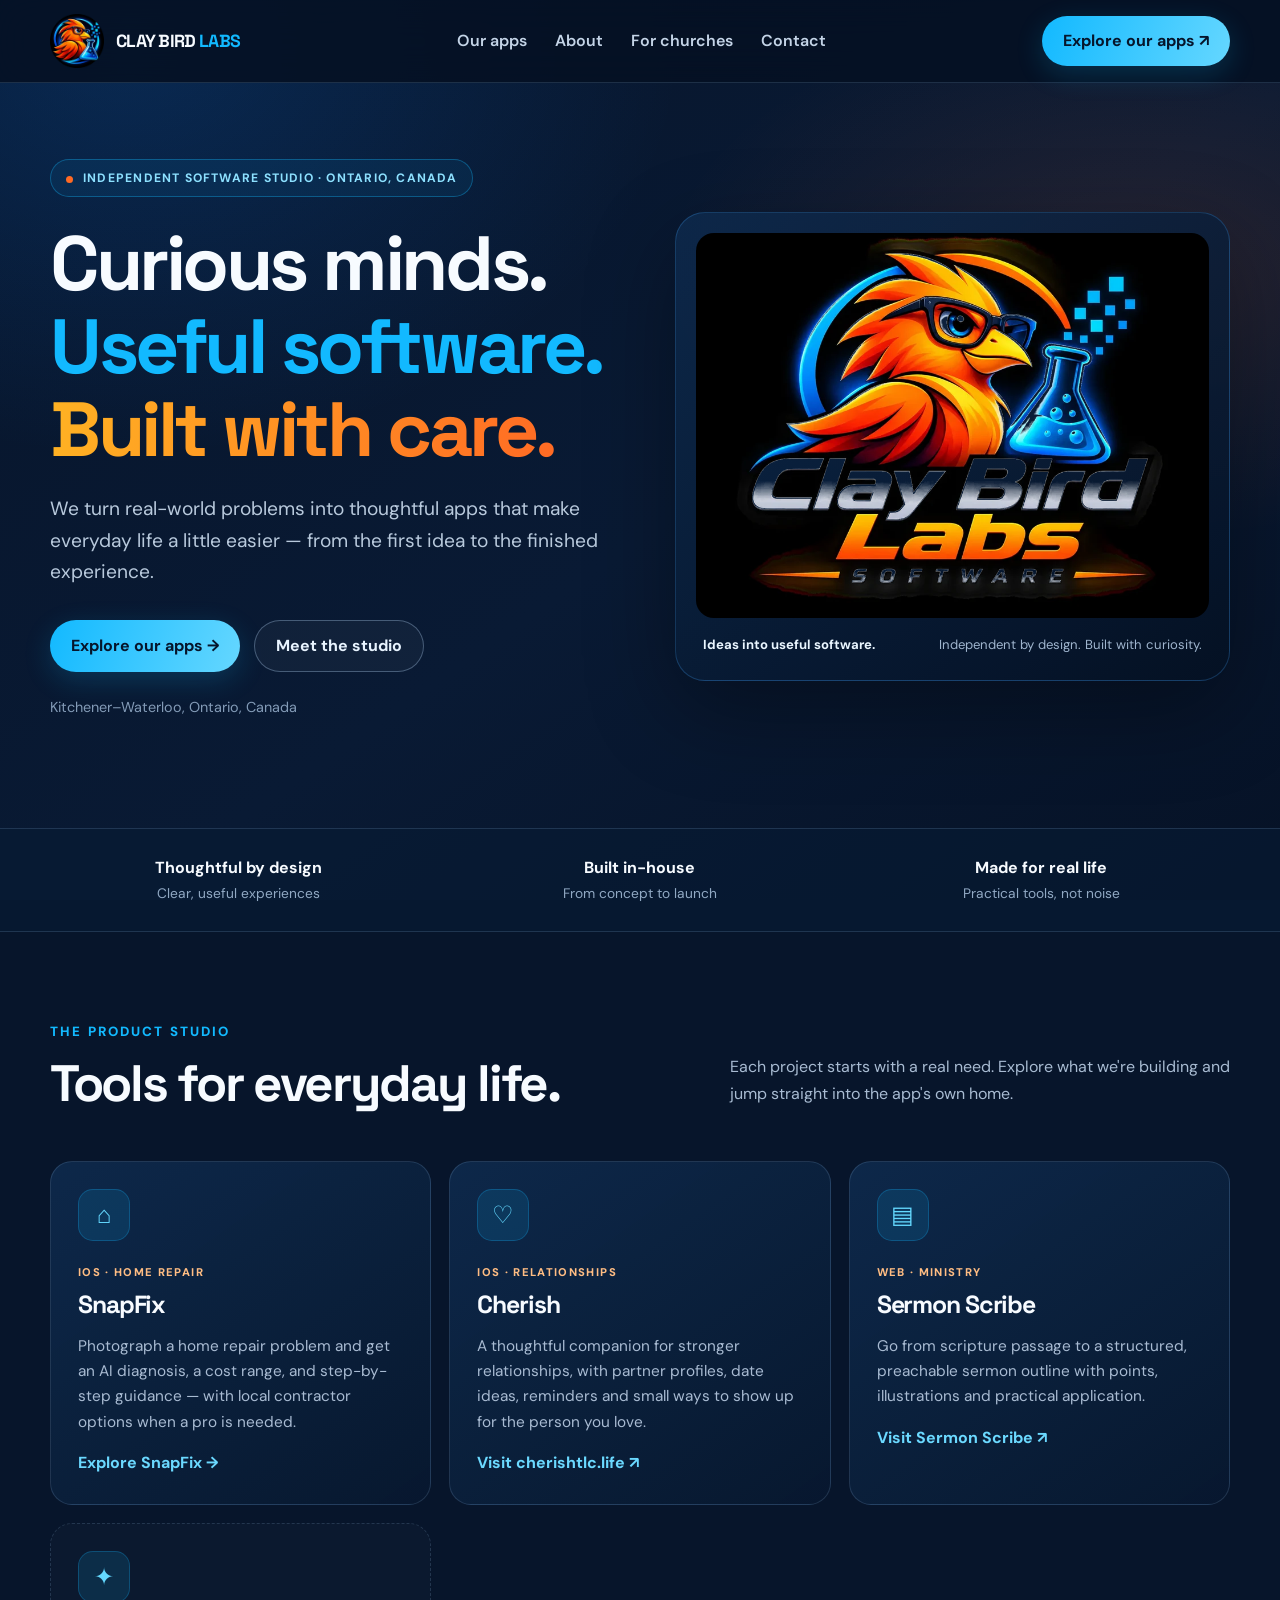
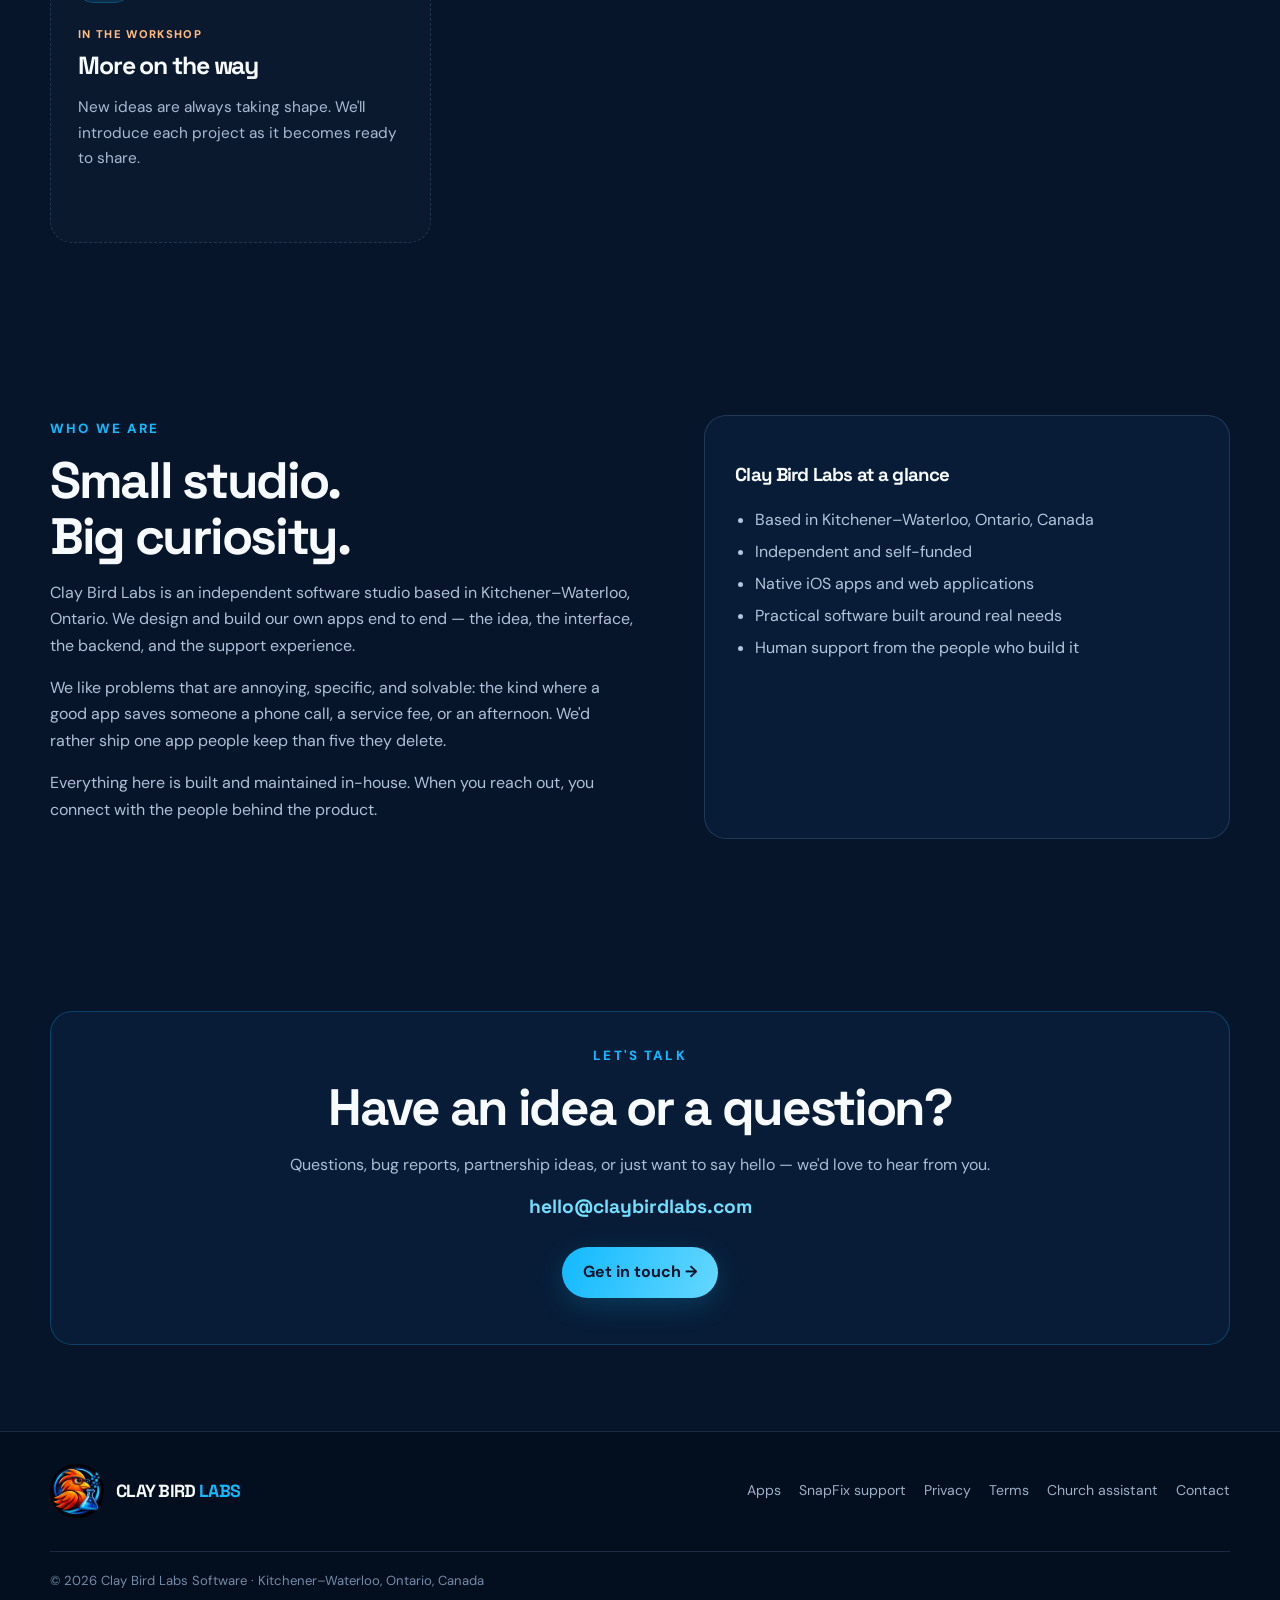
<file: index.html>
<!doctype html>
<html lang="en"><head><meta charset="utf-8"><meta name="viewport" content="width=device-width,initial-scale=1"><title>Clay Bird Labs Software</title><meta name="description" content="Curious minds. Useful software. Built with care."><meta name="theme-color" content="#07152b"><link rel="icon" href="assets/claybird-favicon.png" type="image/png"><link rel="preconnect" href="https://fonts.googleapis.com"><link rel="preconnect" href="https://fonts.gstatic.com" crossorigin><link href="https://fonts.googleapis.com/css2?family=DM+Sans:wght@400;500;600;700&family=Space+Grotesk:wght@500;600;700&display=swap" rel="stylesheet"><link rel="stylesheet" href="styles.css"></head><body><div class="ambient"></div>
<header class="nav"><div class="wrap navin"><a class="brand" href="#top"><img src="assets/claybird-mascot.webp" alt="Clay Bird mascot"><span>CLAY BIRD <b>LABS</b></span></a><button class="menu" id="menu" aria-label="Toggle navigation">☰</button><nav class="links" id="links"><a href="#apps">Our apps</a><a href="#about">About</a><a href="church-assistant/">For churches</a><a href="#contact">Contact</a></nav><a class="nav-cta" href="#apps">Explore our apps ↗</a></div></header>
<main id="top"><section class="hero"><div class="wrap hero-grid"><div><span class="eyebrow">Independent software studio · Ontario, Canada</span><h1>Curious minds.<br><span class="blue">Useful software.</span><br><span class="orange">Built with care.</span></h1><p class="hero-copy">We turn real-world problems into thoughtful apps that make everyday life a little easier — from the first idea to the finished experience.</p><div class="actions"><a class="btn primary" href="#apps">Explore our apps →</a><a class="btn secondary" href="#about">Meet the studio</a></div><p class="location">Kitchener–Waterloo, Ontario, Canada</p></div><div class="logo-panel"><img src="assets/claybird-labs-logo.webp" alt="Clay Bird Labs Software logo"><div class="panel-caption"><strong>Ideas into useful software.</strong><span>Independent by design. Built with curiosity.</span></div></div></div></section>
<div class="strip"><div class="wrap stripin"><div><strong>Thoughtful by design</strong><span>Clear, useful experiences</span></div><div><strong>Built in-house</strong><span>From concept to launch</span></div><div><strong>Made for real life</strong><span>Practical tools, not noise</span></div></div></div>
<section id="apps"><div class="wrap"><div class="section-top"><div><small>THE PRODUCT STUDIO</small><h2>Tools for everyday life.</h2></div><p>Each project starts with a real need. Explore what we're building and jump straight into the app's own home.</p></div><div class="apps">
<a class="app" href="snapfix/"><div class="app-icon">⌂</div><span class="tag">iOS · Home repair</span><h3>SnapFix</h3><p>Photograph a home repair problem and get an AI diagnosis, a cost range, and step-by-step guidance — with local contractor options when a pro is needed.</p><span class="more">Explore SnapFix →</span></a>
<a class="app" href="https://cherishtlc.life/" target="_blank" rel="noopener"><div class="app-icon">♡</div><span class="tag">iOS · Relationships</span><h3>Cherish</h3><p>A thoughtful companion for stronger relationships, with partner profiles, date ideas, reminders and small ways to show up for the person you love.</p><span class="more">Visit cherishtlc.life ↗</span></a>
<a class="app" href="https://sermon-scribe.com/" target="_blank" rel="noopener"><div class="app-icon">▤</div><span class="tag">Web · Ministry</span><h3>Sermon Scribe</h3><p>Go from scripture passage to a structured, preachable sermon outline with points, illustrations and practical application.</p><span class="more">Visit Sermon Scribe ↗</span></a>
<div class="app coming"><div class="app-icon">✦</div><span class="tag">In the workshop</span><h3>More on the way</h3><p>New ideas are always taking shape. We'll introduce each project as it becomes ready to share.</p></div></div></div></section>
<section id="about"><div class="wrap about"><div><small>WHO WE ARE</small><h2>Small studio.<br>Big curiosity.</h2><p>Clay Bird Labs is an independent software studio based in Kitchener–Waterloo, Ontario. We design and build our own apps end to end — the idea, the interface, the backend, and the support experience.</p><p>We like problems that are annoying, specific, and solvable: the kind where a good app saves someone a phone call, a service fee, or an afternoon. We'd rather ship one app people keep than five they delete.</p><p>Everything here is built and maintained in-house. When you reach out, you connect with the people behind the product.</p></div><aside class="facts"><h3>Clay Bird Labs at a glance</h3><ul><li>Based in Kitchener–Waterloo, Ontario, Canada</li><li>Independent and self-funded</li><li>Native iOS apps and web applications</li><li>Practical software built around real needs</li><li>Human support from the people who build it</li></ul></aside></div></section>
<section id="contact"><div class="wrap"><div class="contact"><small>LET'S TALK</small><h2>Have an idea or a question?</h2><p>Questions, bug reports, partnership ideas, or just want to say hello — we'd love to hear from you.</p><a class="email" href="mailto:hello@claybirdlabs.com">hello@claybirdlabs.com</a><p><a class="btn primary" href="mailto:hello@claybirdlabs.com">Get in touch →</a></p></div></div></section></main>
<footer><div class="wrap foot"><a class="brand" href="#top"><img src="assets/claybird-mascot.webp" alt=""><span>CLAY BIRD <b>LABS</b></span></a><nav><a href="#apps">Apps</a><a href="snapfix/support.html">SnapFix support</a><a href="snapfix/privacy.html">Privacy</a><a href="snapfix/terms.html">Terms</a><a href="church-assistant/">Church assistant</a><a href="mailto:hello@claybirdlabs.com">Contact</a></nav><p>© <span id="year"></span> Clay Bird Labs Software · Kitchener–Waterloo, Ontario, Canada</p></div></footer>
<script>const m=document.getElementById('menu'),l=document.getElementById('links');m.addEventListener('click',()=>l.classList.toggle('open'));l.querySelectorAll('a').forEach(a=>a.addEventListener('click',()=>l.classList.remove('open')));document.getElementById('year').textContent=new Date().getFullYear();</script></body></html>
</file>
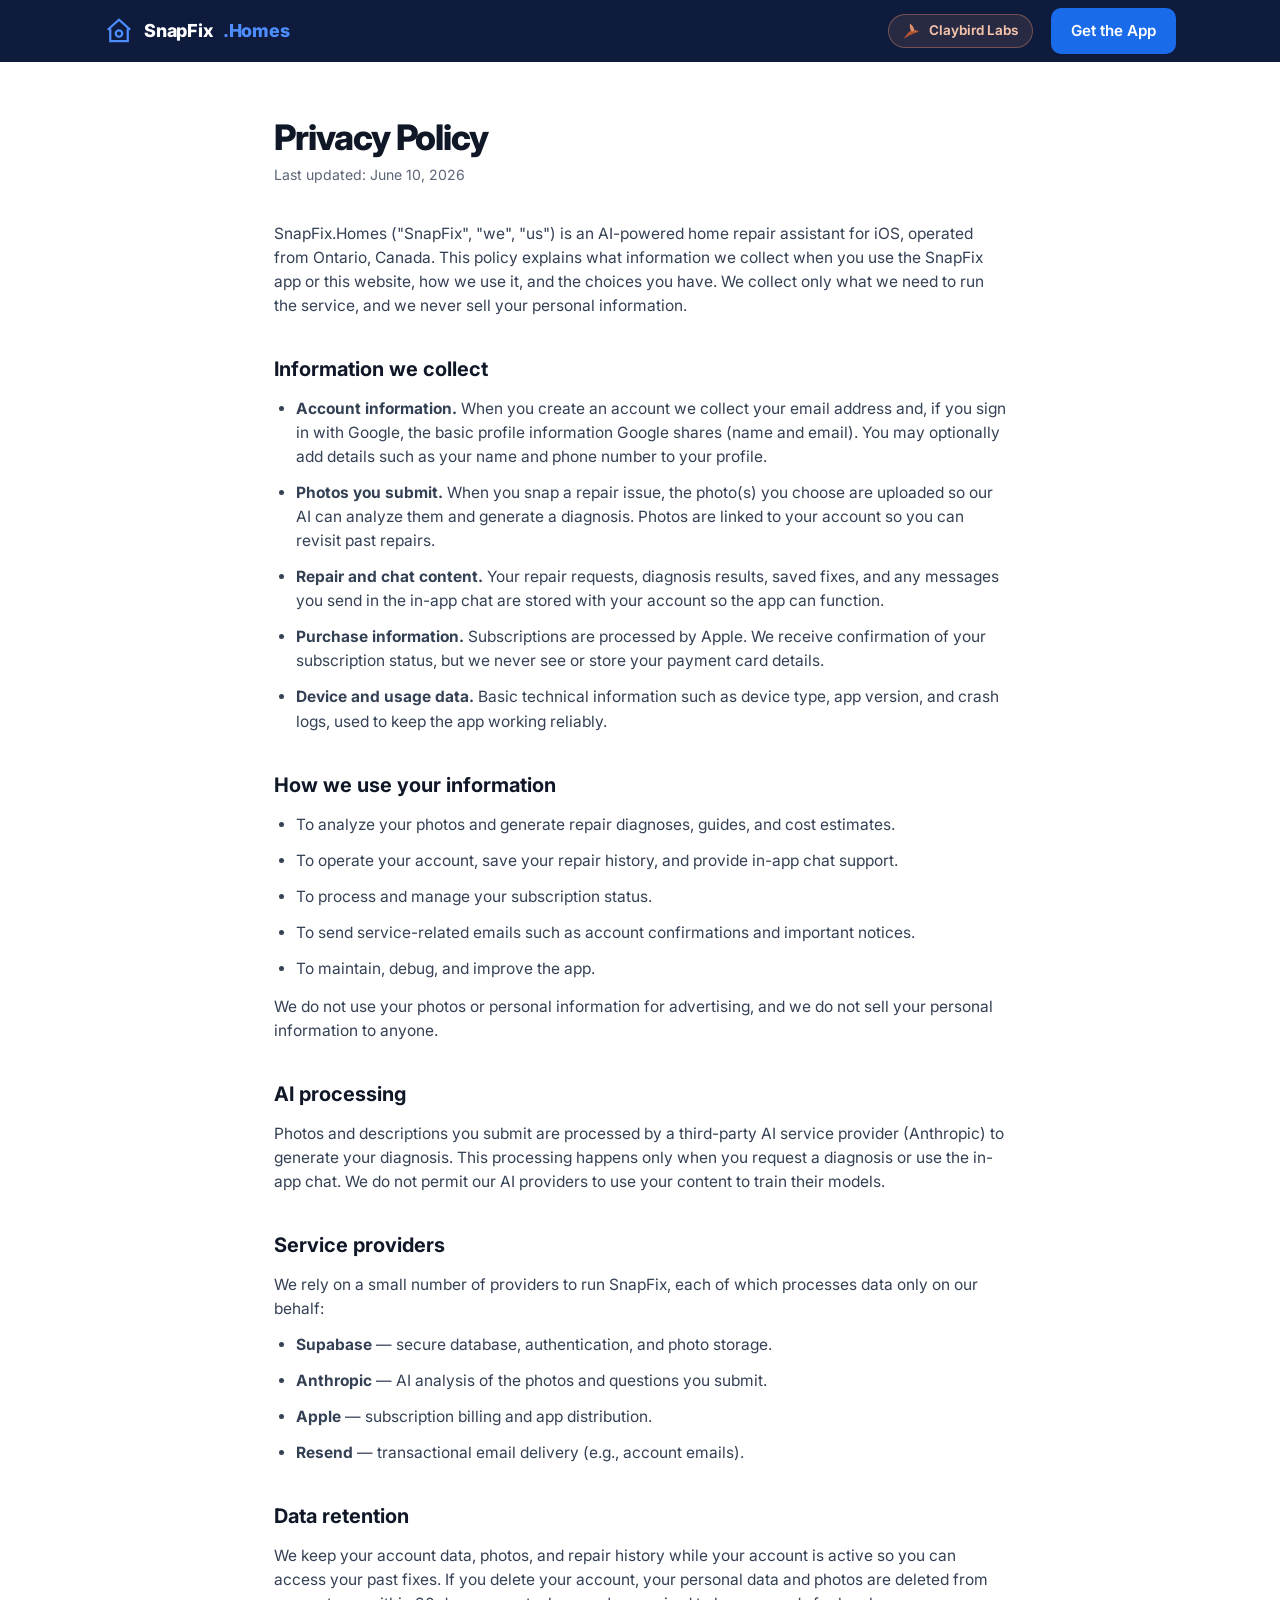
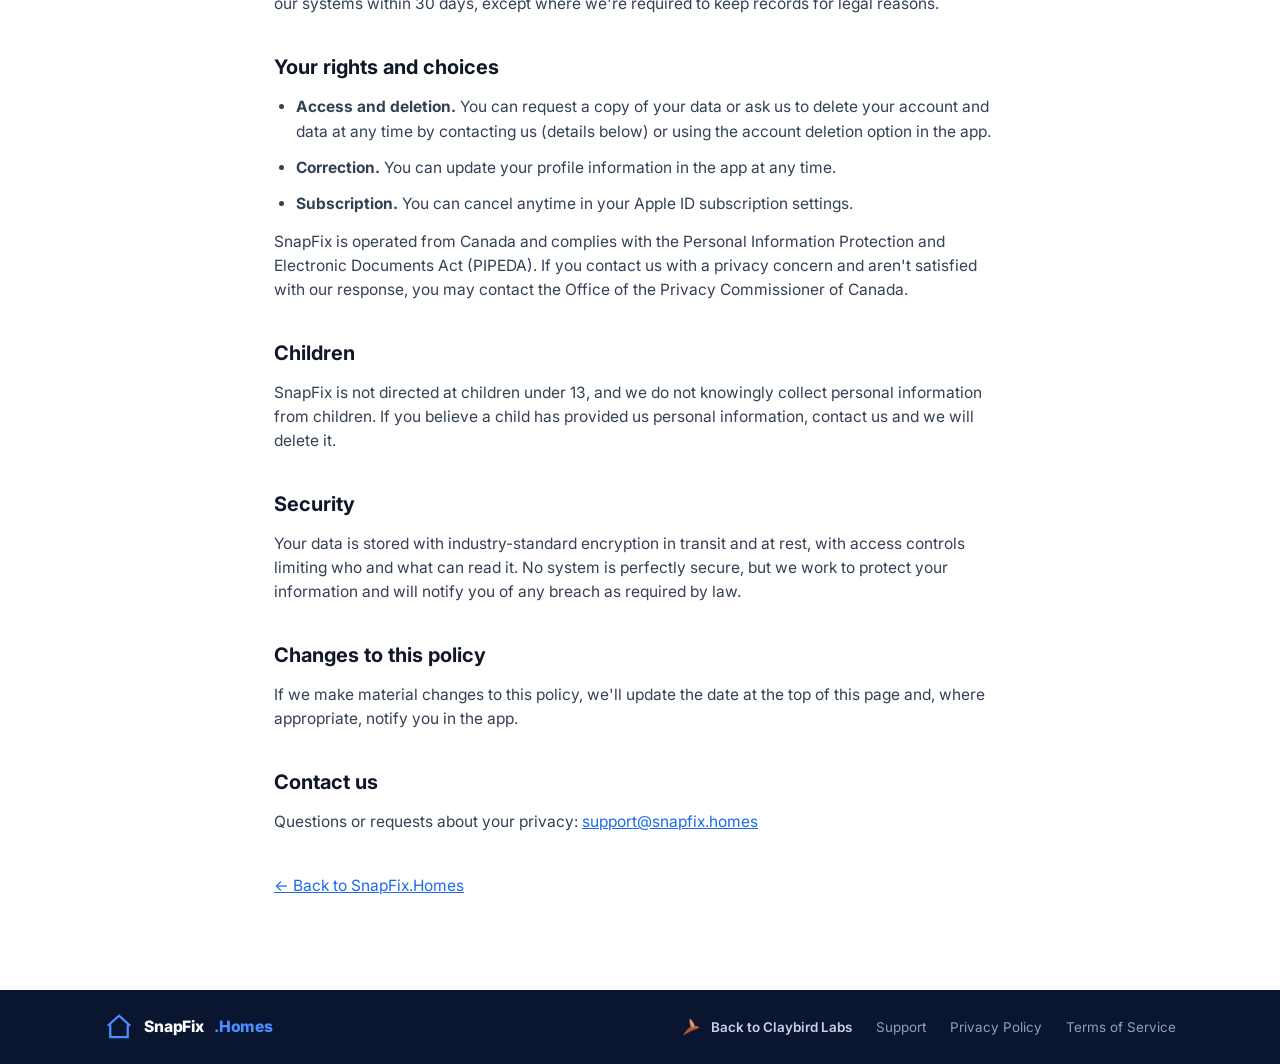
<file: snapfix/privacy.html>
<!DOCTYPE html>
<html lang="en">
<head>
<meta charset="UTF-8">
<meta name="viewport" content="width=device-width, initial-scale=1.0">
<title>Privacy Policy — SnapFix.Homes</title>
<meta name="description" content="SnapFix.Homes privacy policy: what we collect, how we use it, and your rights.">
<link href="https://fonts.googleapis.com/css2?family=Inter:wght@400;500;600;700;800&display=swap" rel="stylesheet">
<link rel="stylesheet" href="styles.css">
<link rel="icon" href="data:image/svg+xml,<svg xmlns='http://www.w3.org/2000/svg' viewBox='0 0 24 24' fill='%231A6BEA'><path d='M12 2 2 10h2v10h7v-6h2v6h7V10h2L12 2z'/></svg>">
<script>document.documentElement.classList.add('js');</script>
</head>
<body>
<nav class="nav">
  <div class="container nav-inner">
    <a class="brand" href="index.html">
      <svg viewBox="0 0 24 24" fill="none" stroke="#4D8DFF" stroke-width="1.8"><path d="M3 11 12 3l9 8"/><path d="M5 10v10h14V10"/><circle cx="12" cy="14" r="2.6"/></svg>
      SnapFix<span class="accent">.Homes</span>
    </a>
    <div class="nav-cta" style="margin-left:auto">
      <a class="cb-badge" href="../" aria-label="Back to Claybird Labs"><svg viewBox="0 0 64 64" aria-hidden="true"><path d="M48,30.6 L60.5,32.8 L48,34.4 Z" fill="#8C3F22"/><path d="M54,32.5 C51.5,30 45,28.5 38,29.5 C27,31 18,36 14,44 C10,49 6,53 2,59 C12,54 20,50 26,46 C32,44 40,41 46,38.5 C50.5,37.2 54,35 54,32.5 Z" fill="#B4532F"/><path d="M29,33 C25,25 23,14 25,5 C33,11 39,20 41,30 C37,34 32,35 29,33 Z" fill="#E0906A"/><circle cx="45" cy="32.2" r="1.5" fill="#FDF8F4"/></svg> Claybird Labs</a>
      <a class="btn" href="#coming-soon">Get the App</a>
    </div>
  </div>
</nav>

<main class="doc">
  <h1>Privacy Policy</h1>
  <p class="updated">Last updated: June 10, 2026</p>

  <p>SnapFix.Homes ("SnapFix", "we", "us") is an AI-powered home repair assistant for iOS, operated from Ontario, Canada. This policy explains what information we collect when you use the SnapFix app or this website, how we use it, and the choices you have. We collect only what we need to run the service, and we never sell your personal information.</p>

  <h2>Information we collect</h2>
  <ul>
    <li><strong>Account information.</strong> When you create an account we collect your email address and, if you sign in with Google, the basic profile information Google shares (name and email). You may optionally add details such as your name and phone number to your profile.</li>
    <li><strong>Photos you submit.</strong> When you snap a repair issue, the photo(s) you choose are uploaded so our AI can analyze them and generate a diagnosis. Photos are linked to your account so you can revisit past repairs.</li>
    <li><strong>Repair and chat content.</strong> Your repair requests, diagnosis results, saved fixes, and any messages you send in the in-app chat are stored with your account so the app can function.</li>
    <li><strong>Purchase information.</strong> Subscriptions are processed by Apple. We receive confirmation of your subscription status, but we never see or store your payment card details.</li>
    <li><strong>Device and usage data.</strong> Basic technical information such as device type, app version, and crash logs, used to keep the app working reliably.</li>
  </ul>

  <h2>How we use your information</h2>
  <ul>
    <li>To analyze your photos and generate repair diagnoses, guides, and cost estimates.</li>
    <li>To operate your account, save your repair history, and provide in-app chat support.</li>
    <li>To process and manage your subscription status.</li>
    <li>To send service-related emails such as account confirmations and important notices.</li>
    <li>To maintain, debug, and improve the app.</li>
  </ul>
  <p>We do not use your photos or personal information for advertising, and we do not sell your personal information to anyone.</p>

  <h2>AI processing</h2>
  <p>Photos and descriptions you submit are processed by a third-party AI service provider (Anthropic) to generate your diagnosis. This processing happens only when you request a diagnosis or use the in-app chat. We do not permit our AI providers to use your content to train their models.</p>

  <h2>Service providers</h2>
  <p>We rely on a small number of providers to run SnapFix, each of which processes data only on our behalf:</p>
  <ul>
    <li><strong>Supabase</strong> — secure database, authentication, and photo storage.</li>
    <li><strong>Anthropic</strong> — AI analysis of the photos and questions you submit.</li>
    <li><strong>Apple</strong> — subscription billing and app distribution.</li>
    <li><strong>Resend</strong> — transactional email delivery (e.g., account emails).</li>
  </ul>

  <h2>Data retention</h2>
  <p>We keep your account data, photos, and repair history while your account is active so you can access your past fixes. If you delete your account, your personal data and photos are deleted from our systems within 30 days, except where we're required to keep records for legal reasons.</p>

  <h2>Your rights and choices</h2>
  <ul>
    <li><strong>Access and deletion.</strong> You can request a copy of your data or ask us to delete your account and data at any time by contacting us (details below) or using the account deletion option in the app.</li>
    <li><strong>Correction.</strong> You can update your profile information in the app at any time.</li>
    <li><strong>Subscription.</strong> You can cancel anytime in your Apple ID subscription settings.</li>
  </ul>
  <p>SnapFix is operated from Canada and complies with the Personal Information Protection and Electronic Documents Act (PIPEDA). If you contact us with a privacy concern and aren't satisfied with our response, you may contact the Office of the Privacy Commissioner of Canada.</p>

  <h2>Children</h2>
  <p>SnapFix is not directed at children under 13, and we do not knowingly collect personal information from children. If you believe a child has provided us personal information, contact us and we will delete it.</p>

  <h2>Security</h2>
  <p>Your data is stored with industry-standard encryption in transit and at rest, with access controls limiting who and what can read it. No system is perfectly secure, but we work to protect your information and will notify you of any breach as required by law.</p>

  <h2>Changes to this policy</h2>
  <p>If we make material changes to this policy, we'll update the date at the top of this page and, where appropriate, notify you in the app.</p>

  <h2>Contact us</h2>
  <p>Questions or requests about your privacy: <a href="mailto:support@snapfix.homes">support@snapfix.homes</a></p>

  <p style="margin-top:40px"><a href="index.html">← Back to SnapFix.Homes</a></p>
</main>

<footer class="footer">
  <div class="container footer-inner">
    <a class="brand" href="index.html">
      <svg viewBox="0 0 24 24" fill="none" stroke="#4D8DFF" stroke-width="1.8" width="24" height="24"><path d="M3 11 12 3l9 8"/><path d="M5 10v10h14V10"/></svg>
      SnapFix<span class="accent">.Homes</span>
    </a>
    <div class="footer-links">
      <a class="cb-foot" href="../"><svg viewBox="0 0 64 64" aria-hidden="true"><path d="M48,30.6 L60.5,32.8 L48,34.4 Z" fill="#8C3F22"/><path d="M54,32.5 C51.5,30 45,28.5 38,29.5 C27,31 18,36 14,44 C10,49 6,53 2,59 C12,54 20,50 26,46 C32,44 40,41 46,38.5 C50.5,37.2 54,35 54,32.5 Z" fill="#B4532F"/><path d="M29,33 C25,25 23,14 25,5 C33,11 39,20 41,30 C37,34 32,35 29,33 Z" fill="#E0906A"/><circle cx="45" cy="32.2" r="1.5" fill="#FDF8F4"/></svg> Back to Claybird Labs</a>
      <a href="support.html">Support</a>
      <a href="privacy.html">Privacy Policy</a>
      <a href="terms.html">Terms of Service</a>
    </div>
  </div>
</footer>
<script>
/* Motion layer — reveals on scroll, nav progress. Degrades to static without JS. */
(function () {
  var reduced = window.matchMedia('(prefers-reduced-motion: reduce)').matches;
  var sel = '.hero .container > *, section > .container > *, .step, .card, .feature';
  var els = Array.prototype.slice.call(document.querySelectorAll(sel));

  var counts = [];
  els.forEach(function (el) {
    var p = el.parentNode, i = 0, hit = null;
    for (i = 0; i < counts.length; i++) { if (counts[i][0] === p) { hit = counts[i]; break; } }
    if (!hit) { hit = [p, 0]; counts.push(hit); }
    el.style.setProperty('--mo-i', hit[1]++);
  });

  function showAll() { els.forEach(function (el) { el.classList.add('mo-in'); }); }

  if (reduced || !('IntersectionObserver' in window)) {
    showAll();
  } else {
    var io = new IntersectionObserver(function (entries) {
      entries.forEach(function (e) {
        if (!e.isIntersecting) return;
        e.target.classList.add('mo-in');
        io.unobserve(e.target);
      });
    }, { rootMargin: '0px 0px -10% 0px', threshold: 0.1 });
    els.forEach(function (el) { io.observe(el); });
    setTimeout(showAll, 5000);
  }

  var nav = document.querySelector('.nav');
  var bar = document.createElement('div');
  bar.className = 'mo-progress';
  document.body.appendChild(bar);

  var ticking = false;
  function onScroll() {
    var y = window.scrollY || window.pageYOffset;
    if (nav) nav.classList.toggle('mo-scrolled', y > 8);
    var max = document.documentElement.scrollHeight - window.innerHeight;
    bar.style.transform = 'scaleX(' + (max > 0 ? Math.min(y / max, 1) : 0) + ')';
    ticking = false;
  }
  window.addEventListener('scroll', function () {
    if (ticking) return;
    ticking = true;
    window.requestAnimationFrame(onScroll);
  }, { passive: true });
  onScroll();
})();
</script>
</body>
</html>
</file>
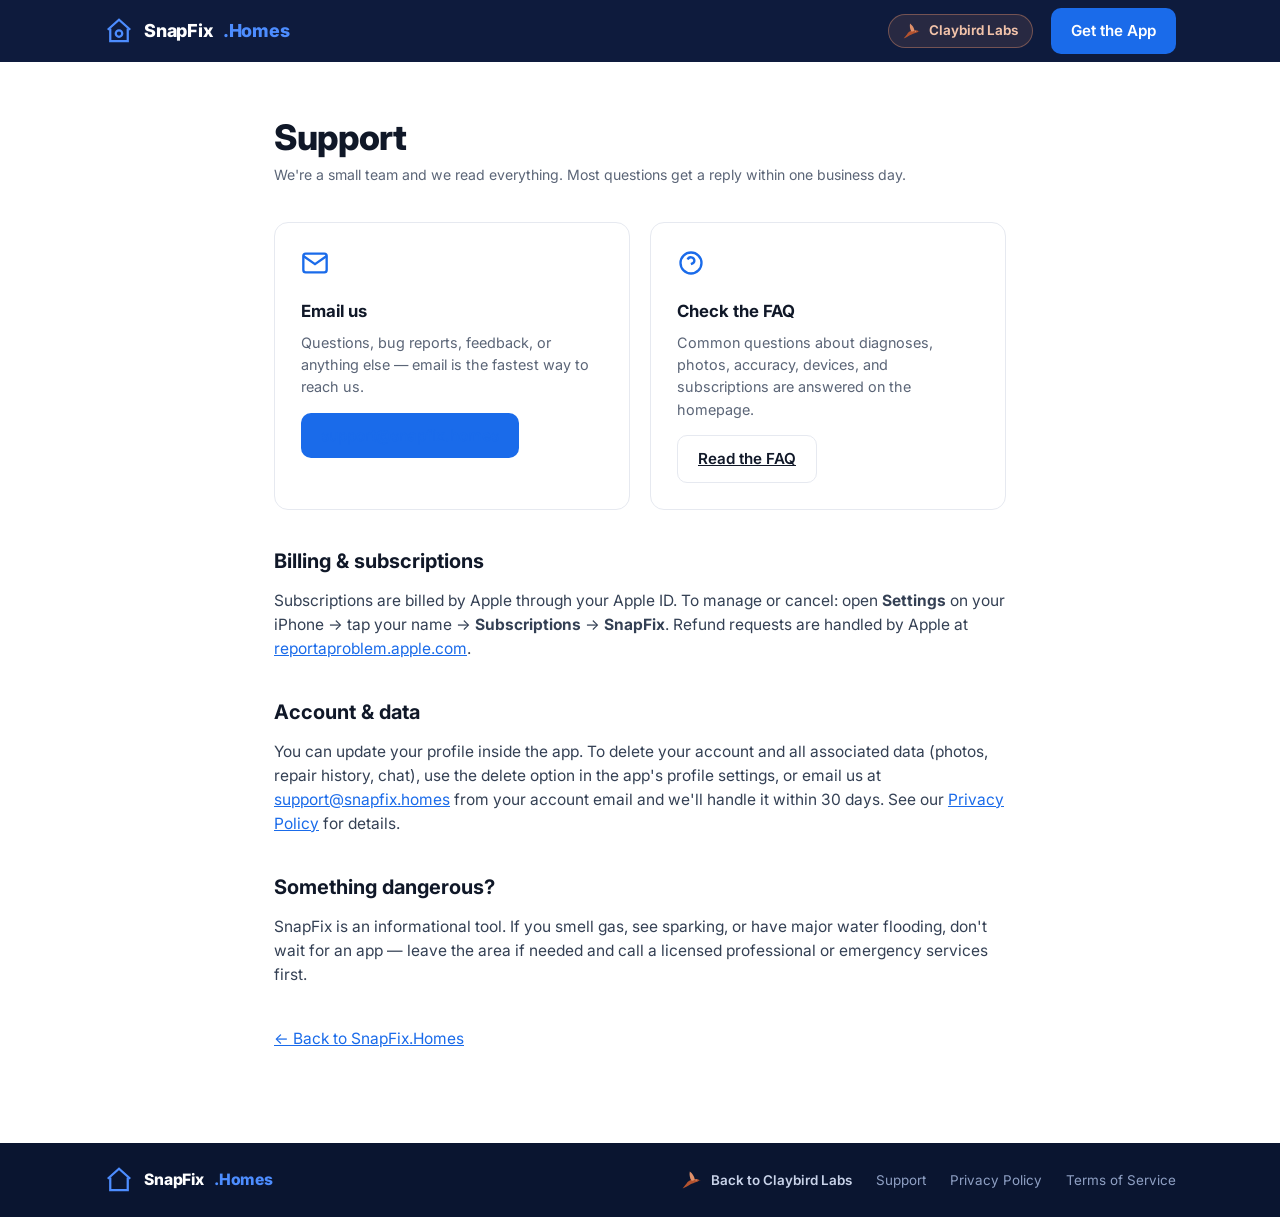
<file: snapfix/support.html>
<!DOCTYPE html>
<html lang="en">
<head>
<meta charset="UTF-8">
<meta name="viewport" content="width=device-width, initial-scale=1.0">
<title>Support — SnapFix.Homes</title>
<meta name="description" content="Get help with the SnapFix.Homes app: FAQs, account help, billing, and contact.">
<link href="https://fonts.googleapis.com/css2?family=Inter:wght@400;500;600;700;800&display=swap" rel="stylesheet">
<link rel="stylesheet" href="styles.css">
<link rel="icon" href="data:image/svg+xml,<svg xmlns='http://www.w3.org/2000/svg' viewBox='0 0 24 24' fill='%231A6BEA'><path d='M12 2 2 10h2v10h7v-6h2v6h7V10h2L12 2z'/></svg>">
<script>document.documentElement.classList.add('js');</script>
</head>
<body>
<nav class="nav">
  <div class="container nav-inner">
    <a class="brand" href="index.html">
      <svg viewBox="0 0 24 24" fill="none" stroke="#4D8DFF" stroke-width="1.8"><path d="M3 11 12 3l9 8"/><path d="M5 10v10h14V10"/><circle cx="12" cy="14" r="2.6"/></svg>
      SnapFix<span class="accent">.Homes</span>
    </a>
    <div class="nav-cta" style="margin-left:auto">
      <a class="cb-badge" href="../" aria-label="Back to Claybird Labs"><svg viewBox="0 0 64 64" aria-hidden="true"><path d="M48,30.6 L60.5,32.8 L48,34.4 Z" fill="#8C3F22"/><path d="M54,32.5 C51.5,30 45,28.5 38,29.5 C27,31 18,36 14,44 C10,49 6,53 2,59 C12,54 20,50 26,46 C32,44 40,41 46,38.5 C50.5,37.2 54,35 54,32.5 Z" fill="#B4532F"/><path d="M29,33 C25,25 23,14 25,5 C33,11 39,20 41,30 C37,34 32,35 29,33 Z" fill="#E0906A"/><circle cx="45" cy="32.2" r="1.5" fill="#FDF8F4"/></svg> Claybird Labs</a>
      <a class="btn" href="#coming-soon">Get the App</a>
    </div>
  </div>
</nav>

<main class="doc">
  <h1>Support</h1>
  <p class="updated">We're a small team and we read everything. Most questions get a reply within one business day.</p>

  <div class="support-cards">
    <div class="support-card" id="contact">
      <svg viewBox="0 0 24 24" fill="none" stroke="currentColor" stroke-width="2"><path d="M4 4h16c1.1 0 2 .9 2 2v12c0 1.1-.9 2-2 2H4c-1.1 0-2-.9-2-2V6c0-1.1.9-2 2-2z"/><path d="M22 6 12 13 2 6"/></svg>
      <h3>Email us</h3>
      <p>Questions, bug reports, feedback, or anything else — email is the fastest way to reach us.</p>
      <a class="btn" href="mailto:support@snapfix.homes?subject=SnapFix%20Support">support@snapfix.homes</a>
    </div>
    <div class="support-card">
      <svg viewBox="0 0 24 24" fill="none" stroke="currentColor" stroke-width="2"><circle cx="12" cy="12" r="9"/><path d="M9.1 9a3 3 0 0 1 5.8 1c0 2-3 3-3 3"/><path d="M12 17h.01"/></svg>
      <h3>Check the FAQ</h3>
      <p>Common questions about diagnoses, photos, accuracy, devices, and subscriptions are answered on the homepage.</p>
      <a class="btn ghost" href="index.html#faq">Read the FAQ</a>
    </div>
  </div>

  <h2>Billing &amp; subscriptions</h2>
  <p>Subscriptions are billed by Apple through your Apple ID. To manage or cancel: open <strong>Settings</strong> on your iPhone → tap your name → <strong>Subscriptions</strong> → <strong>SnapFix</strong>. Refund requests are handled by Apple at <a href="https://reportaproblem.apple.com">reportaproblem.apple.com</a>.</p>

  <h2>Account &amp; data</h2>
  <p>You can update your profile inside the app. To delete your account and all associated data (photos, repair history, chat), use the delete option in the app's profile settings, or email us at <a href="mailto:support@snapfix.homes">support@snapfix.homes</a> from your account email and we'll handle it within 30 days. See our <a href="privacy.html">Privacy Policy</a> for details.</p>

  <h2>Something dangerous?</h2>
  <p>SnapFix is an informational tool. If you smell gas, see sparking, or have major water flooding, don't wait for an app — leave the area if needed and call a licensed professional or emergency services first.</p>

  <p style="margin-top:40px"><a href="index.html">← Back to SnapFix.Homes</a></p>
</main>

<footer class="footer">
  <div class="container footer-inner">
    <a class="brand" href="index.html">
      <svg viewBox="0 0 24 24" fill="none" stroke="#4D8DFF" stroke-width="1.8" width="24" height="24"><path d="M3 11 12 3l9 8"/><path d="M5 10v10h14V10"/></svg>
      SnapFix<span class="accent">.Homes</span>
    </a>
    <div class="footer-links">
      <a class="cb-foot" href="../"><svg viewBox="0 0 64 64" aria-hidden="true"><path d="M48,30.6 L60.5,32.8 L48,34.4 Z" fill="#8C3F22"/><path d="M54,32.5 C51.5,30 45,28.5 38,29.5 C27,31 18,36 14,44 C10,49 6,53 2,59 C12,54 20,50 26,46 C32,44 40,41 46,38.5 C50.5,37.2 54,35 54,32.5 Z" fill="#B4532F"/><path d="M29,33 C25,25 23,14 25,5 C33,11 39,20 41,30 C37,34 32,35 29,33 Z" fill="#E0906A"/><circle cx="45" cy="32.2" r="1.5" fill="#FDF8F4"/></svg> Back to Claybird Labs</a>
      <a href="support.html">Support</a>
      <a href="privacy.html">Privacy Policy</a>
      <a href="terms.html">Terms of Service</a>
    </div>
  </div>
</footer>
<script>
/* Motion layer — reveals on scroll, nav progress. Degrades to static without JS. */
(function () {
  var reduced = window.matchMedia('(prefers-reduced-motion: reduce)').matches;
  var sel = '.hero .container > *, section > .container > *, .step, .card, .feature';
  var els = Array.prototype.slice.call(document.querySelectorAll(sel));

  var counts = [];
  els.forEach(function (el) {
    var p = el.parentNode, i = 0, hit = null;
    for (i = 0; i < counts.length; i++) { if (counts[i][0] === p) { hit = counts[i]; break; } }
    if (!hit) { hit = [p, 0]; counts.push(hit); }
    el.style.setProperty('--mo-i', hit[1]++);
  });

  function showAll() { els.forEach(function (el) { el.classList.add('mo-in'); }); }

  if (reduced || !('IntersectionObserver' in window)) {
    showAll();
  } else {
    var io = new IntersectionObserver(function (entries) {
      entries.forEach(function (e) {
        if (!e.isIntersecting) return;
        e.target.classList.add('mo-in');
        io.unobserve(e.target);
      });
    }, { rootMargin: '0px 0px -10% 0px', threshold: 0.1 });
    els.forEach(function (el) { io.observe(el); });
    setTimeout(showAll, 5000);
  }

  var nav = document.querySelector('.nav');
  var bar = document.createElement('div');
  bar.className = 'mo-progress';
  document.body.appendChild(bar);

  var ticking = false;
  function onScroll() {
    var y = window.scrollY || window.pageYOffset;
    if (nav) nav.classList.toggle('mo-scrolled', y > 8);
    var max = document.documentElement.scrollHeight - window.innerHeight;
    bar.style.transform = 'scaleX(' + (max > 0 ? Math.min(y / max, 1) : 0) + ')';
    ticking = false;
  }
  window.addEventListener('scroll', function () {
    if (ticking) return;
    ticking = true;
    window.requestAnimationFrame(onScroll);
  }, { passive: true });
  onScroll();
})();
</script>
</body>
</html>
</file>
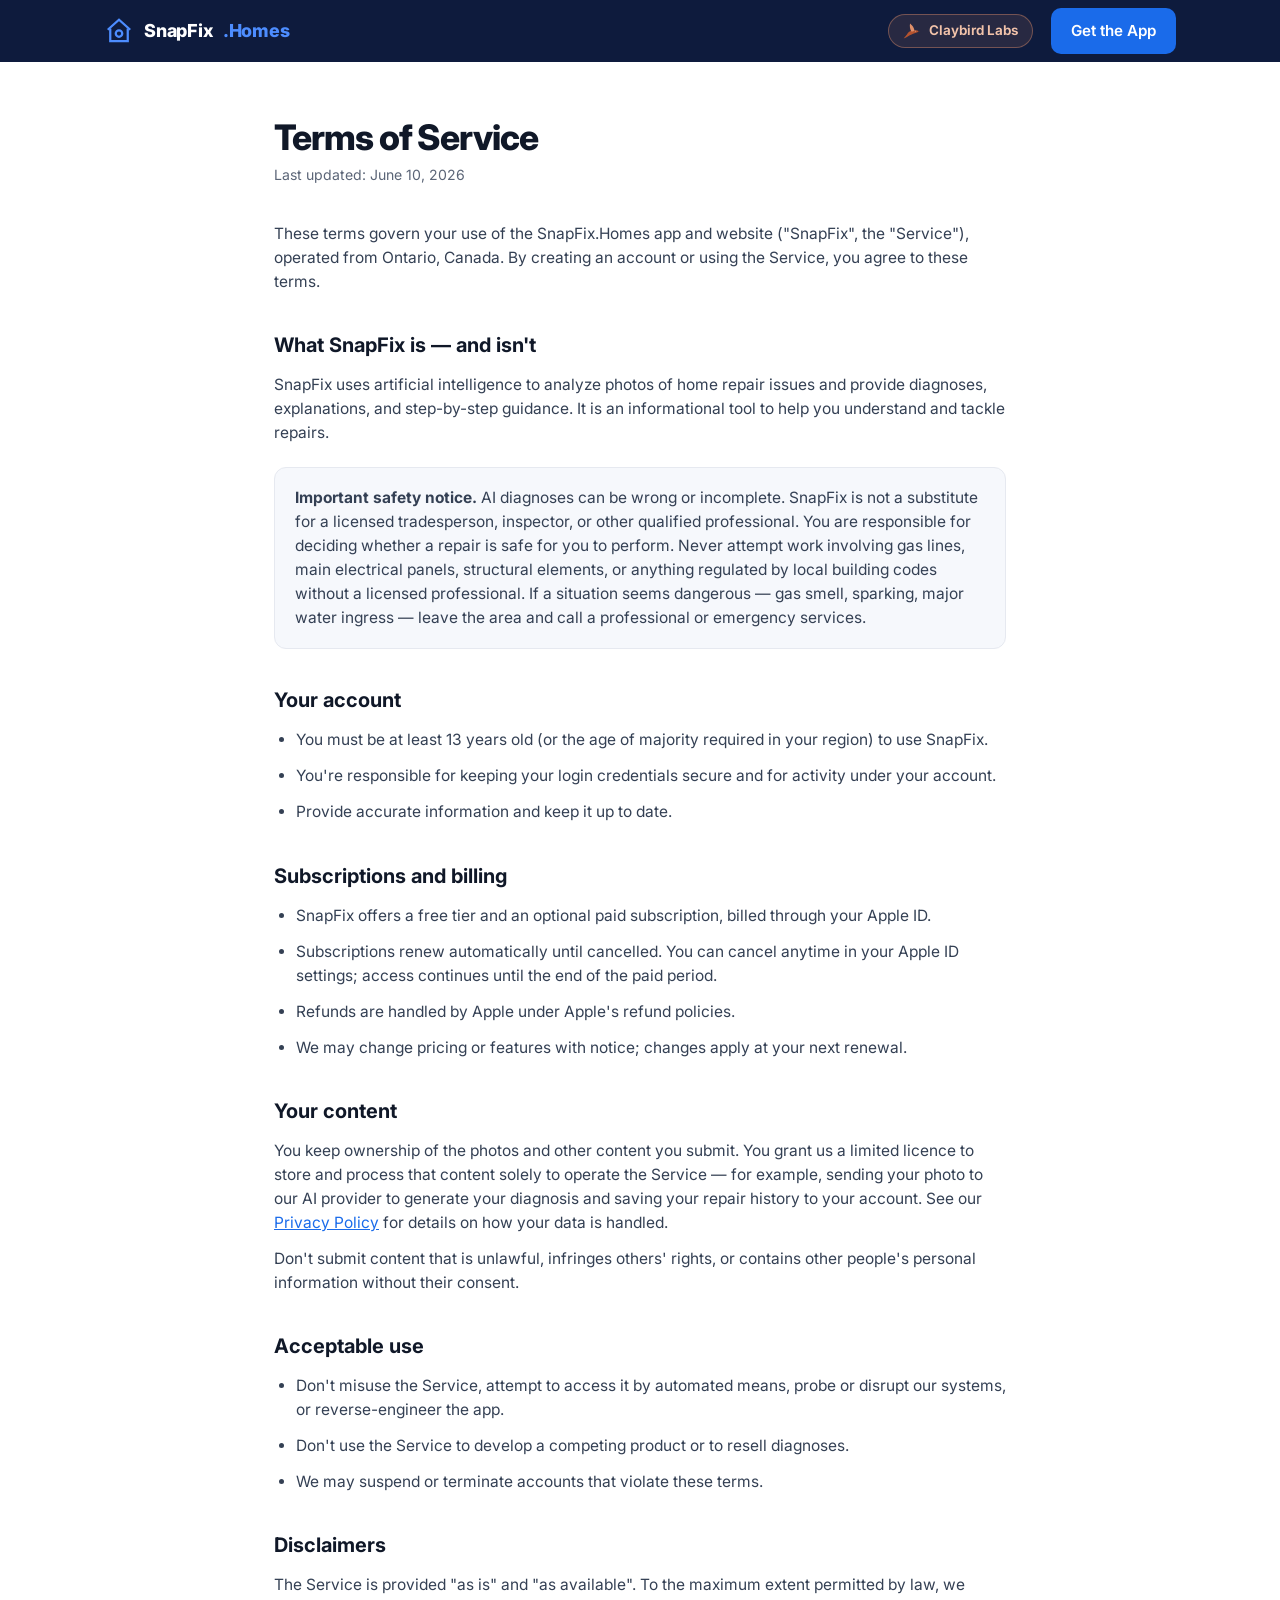
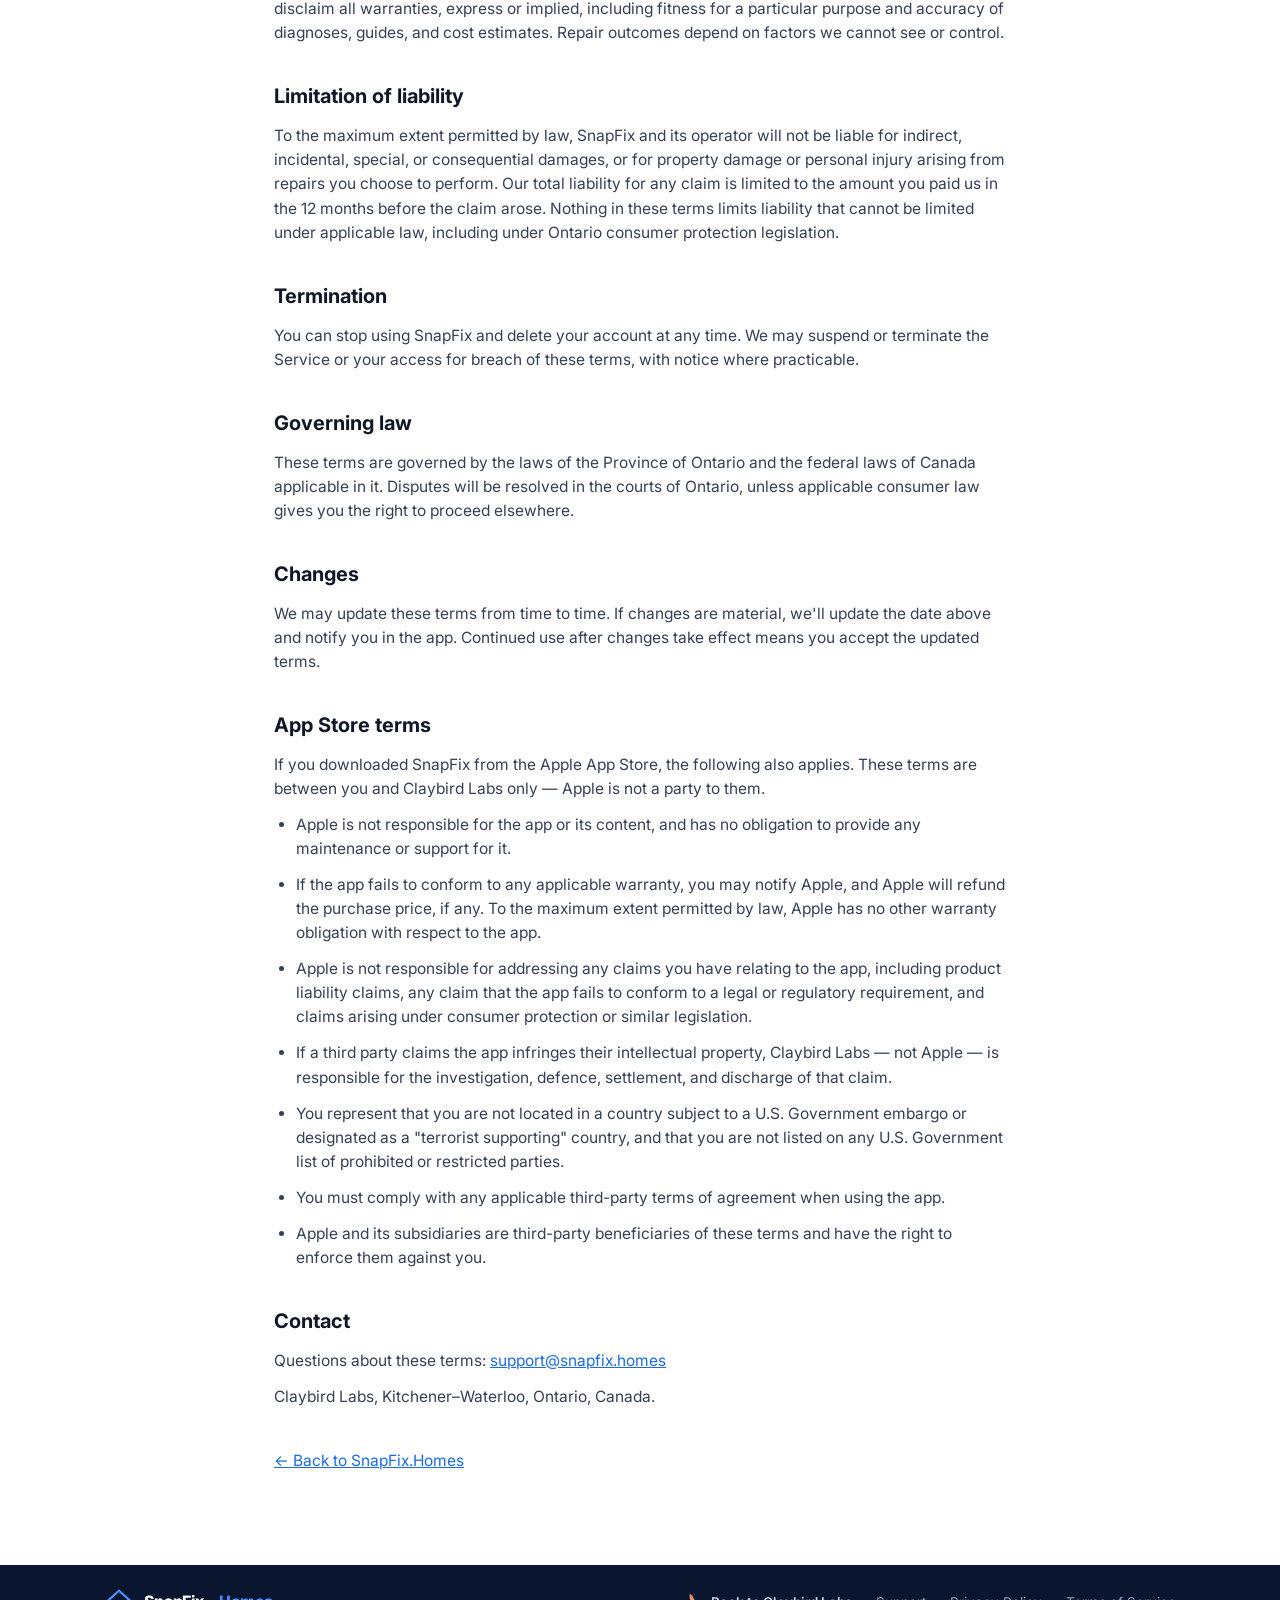
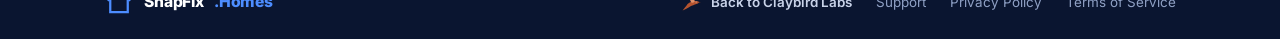
<file: snapfix/terms.html>
<!DOCTYPE html>
<html lang="en">
<head>
<meta charset="UTF-8">
<meta name="viewport" content="width=device-width, initial-scale=1.0">
<title>Terms of Service — SnapFix.Homes</title>
<meta name="description" content="Terms of service for using the SnapFix.Homes app and website.">
<link href="https://fonts.googleapis.com/css2?family=Inter:wght@400;500;600;700;800&display=swap" rel="stylesheet">
<link rel="stylesheet" href="styles.css">
<link rel="icon" href="data:image/svg+xml,<svg xmlns='http://www.w3.org/2000/svg' viewBox='0 0 24 24' fill='%231A6BEA'><path d='M12 2 2 10h2v10h7v-6h2v6h7V10h2L12 2z'/></svg>">
<script>document.documentElement.classList.add('js');</script>
</head>
<body>
<nav class="nav">
  <div class="container nav-inner">
    <a class="brand" href="index.html">
      <svg viewBox="0 0 24 24" fill="none" stroke="#4D8DFF" stroke-width="1.8"><path d="M3 11 12 3l9 8"/><path d="M5 10v10h14V10"/><circle cx="12" cy="14" r="2.6"/></svg>
      SnapFix<span class="accent">.Homes</span>
    </a>
    <div class="nav-cta" style="margin-left:auto">
      <a class="cb-badge" href="../" aria-label="Back to Claybird Labs"><svg viewBox="0 0 64 64" aria-hidden="true"><path d="M48,30.6 L60.5,32.8 L48,34.4 Z" fill="#8C3F22"/><path d="M54,32.5 C51.5,30 45,28.5 38,29.5 C27,31 18,36 14,44 C10,49 6,53 2,59 C12,54 20,50 26,46 C32,44 40,41 46,38.5 C50.5,37.2 54,35 54,32.5 Z" fill="#B4532F"/><path d="M29,33 C25,25 23,14 25,5 C33,11 39,20 41,30 C37,34 32,35 29,33 Z" fill="#E0906A"/><circle cx="45" cy="32.2" r="1.5" fill="#FDF8F4"/></svg> Claybird Labs</a>
      <a class="btn" href="#coming-soon">Get the App</a>
    </div>
  </div>
</nav>

<main class="doc">
  <h1>Terms of Service</h1>
  <p class="updated">Last updated: June 10, 2026</p>

  <p>These terms govern your use of the SnapFix.Homes app and website ("SnapFix", the "Service"), operated from Ontario, Canada. By creating an account or using the Service, you agree to these terms.</p>

  <h2>What SnapFix is — and isn't</h2>
  <p>SnapFix uses artificial intelligence to analyze photos of home repair issues and provide diagnoses, explanations, and step-by-step guidance. It is an informational tool to help you understand and tackle repairs.</p>
  <div class="notice">
    <p style="margin:0"><strong>Important safety notice.</strong> AI diagnoses can be wrong or incomplete. SnapFix is not a substitute for a licensed tradesperson, inspector, or other qualified professional. You are responsible for deciding whether a repair is safe for you to perform. Never attempt work involving gas lines, main electrical panels, structural elements, or anything regulated by local building codes without a licensed professional. If a situation seems dangerous — gas smell, sparking, major water ingress — leave the area and call a professional or emergency services.</p>
  </div>

  <h2>Your account</h2>
  <ul>
    <li>You must be at least 13 years old (or the age of majority required in your region) to use SnapFix.</li>
    <li>You're responsible for keeping your login credentials secure and for activity under your account.</li>
    <li>Provide accurate information and keep it up to date.</li>
  </ul>

  <h2>Subscriptions and billing</h2>
  <ul>
    <li>SnapFix offers a free tier and an optional paid subscription, billed through your Apple ID.</li>
    <li>Subscriptions renew automatically until cancelled. You can cancel anytime in your Apple ID settings; access continues until the end of the paid period.</li>
    <li>Refunds are handled by Apple under Apple's refund policies.</li>
    <li>We may change pricing or features with notice; changes apply at your next renewal.</li>
  </ul>

  <h2>Your content</h2>
  <p>You keep ownership of the photos and other content you submit. You grant us a limited licence to store and process that content solely to operate the Service — for example, sending your photo to our AI provider to generate your diagnosis and saving your repair history to your account. See our <a href="privacy.html">Privacy Policy</a> for details on how your data is handled.</p>
  <p>Don't submit content that is unlawful, infringes others' rights, or contains other people's personal information without their consent.</p>

  <h2>Acceptable use</h2>
  <ul>
    <li>Don't misuse the Service, attempt to access it by automated means, probe or disrupt our systems, or reverse-engineer the app.</li>
    <li>Don't use the Service to develop a competing product or to resell diagnoses.</li>
    <li>We may suspend or terminate accounts that violate these terms.</li>
  </ul>

  <h2>Disclaimers</h2>
  <p>The Service is provided "as is" and "as available". To the maximum extent permitted by law, we disclaim all warranties, express or implied, including fitness for a particular purpose and accuracy of diagnoses, guides, and cost estimates. Repair outcomes depend on factors we cannot see or control.</p>

  <h2>Limitation of liability</h2>
  <p>To the maximum extent permitted by law, SnapFix and its operator will not be liable for indirect, incidental, special, or consequential damages, or for property damage or personal injury arising from repairs you choose to perform. Our total liability for any claim is limited to the amount you paid us in the 12 months before the claim arose. Nothing in these terms limits liability that cannot be limited under applicable law, including under Ontario consumer protection legislation.</p>

  <h2>Termination</h2>
  <p>You can stop using SnapFix and delete your account at any time. We may suspend or terminate the Service or your access for breach of these terms, with notice where practicable.</p>

  <h2>Governing law</h2>
  <p>These terms are governed by the laws of the Province of Ontario and the federal laws of Canada applicable in it. Disputes will be resolved in the courts of Ontario, unless applicable consumer law gives you the right to proceed elsewhere.</p>

  <h2>Changes</h2>
  <p>We may update these terms from time to time. If changes are material, we'll update the date above and notify you in the app. Continued use after changes take effect means you accept the updated terms.</p>

  <h2>App Store terms</h2>
  <p>If you downloaded SnapFix from the Apple App Store, the following also applies. These terms are between you and Claybird Labs only — Apple is not a party to them.</p>
  <ul>
    <li>Apple is not responsible for the app or its content, and has no obligation to provide any maintenance or support for it.</li>
    <li>If the app fails to conform to any applicable warranty, you may notify Apple, and Apple will refund the purchase price, if any. To the maximum extent permitted by law, Apple has no other warranty obligation with respect to the app.</li>
    <li>Apple is not responsible for addressing any claims you have relating to the app, including product liability claims, any claim that the app fails to conform to a legal or regulatory requirement, and claims arising under consumer protection or similar legislation.</li>
    <li>If a third party claims the app infringes their intellectual property, Claybird Labs — not Apple — is responsible for the investigation, defence, settlement, and discharge of that claim.</li>
    <li>You represent that you are not located in a country subject to a U.S. Government embargo or designated as a "terrorist supporting" country, and that you are not listed on any U.S. Government list of prohibited or restricted parties.</li>
    <li>You must comply with any applicable third-party terms of agreement when using the app.</li>
    <li>Apple and its subsidiaries are third-party beneficiaries of these terms and have the right to enforce them against you.</li>
  </ul>

  <h2>Contact</h2>
  <p>Questions about these terms: <a href="mailto:support@snapfix.homes">support@snapfix.homes</a></p>
  <p>Claybird Labs, Kitchener–Waterloo, Ontario, Canada.</p>

  <p style="margin-top:40px"><a href="index.html">← Back to SnapFix.Homes</a></p>
</main>

<footer class="footer">
  <div class="container footer-inner">
    <a class="brand" href="index.html">
      <svg viewBox="0 0 24 24" fill="none" stroke="#4D8DFF" stroke-width="1.8" width="24" height="24"><path d="M3 11 12 3l9 8"/><path d="M5 10v10h14V10"/></svg>
      SnapFix<span class="accent">.Homes</span>
    </a>
    <div class="footer-links">
      <a class="cb-foot" href="../"><svg viewBox="0 0 64 64" aria-hidden="true"><path d="M48,30.6 L60.5,32.8 L48,34.4 Z" fill="#8C3F22"/><path d="M54,32.5 C51.5,30 45,28.5 38,29.5 C27,31 18,36 14,44 C10,49 6,53 2,59 C12,54 20,50 26,46 C32,44 40,41 46,38.5 C50.5,37.2 54,35 54,32.5 Z" fill="#B4532F"/><path d="M29,33 C25,25 23,14 25,5 C33,11 39,20 41,30 C37,34 32,35 29,33 Z" fill="#E0906A"/><circle cx="45" cy="32.2" r="1.5" fill="#FDF8F4"/></svg> Back to Claybird Labs</a>
      <a href="support.html">Support</a>
      <a href="privacy.html">Privacy Policy</a>
      <a href="terms.html">Terms of Service</a>
    </div>
  </div>
</footer>
<script>
/* Motion layer — reveals on scroll, nav progress. Degrades to static without JS. */
(function () {
  var reduced = window.matchMedia('(prefers-reduced-motion: reduce)').matches;
  var sel = '.hero .container > *, section > .container > *, .step, .card, .feature';
  var els = Array.prototype.slice.call(document.querySelectorAll(sel));

  var counts = [];
  els.forEach(function (el) {
    var p = el.parentNode, i = 0, hit = null;
    for (i = 0; i < counts.length; i++) { if (counts[i][0] === p) { hit = counts[i]; break; } }
    if (!hit) { hit = [p, 0]; counts.push(hit); }
    el.style.setProperty('--mo-i', hit[1]++);
  });

  function showAll() { els.forEach(function (el) { el.classList.add('mo-in'); }); }

  if (reduced || !('IntersectionObserver' in window)) {
    showAll();
  } else {
    var io = new IntersectionObserver(function (entries) {
      entries.forEach(function (e) {
        if (!e.isIntersecting) return;
        e.target.classList.add('mo-in');
        io.unobserve(e.target);
      });
    }, { rootMargin: '0px 0px -10% 0px', threshold: 0.1 });
    els.forEach(function (el) { io.observe(el); });
    setTimeout(showAll, 5000);
  }

  var nav = document.querySelector('.nav');
  var bar = document.createElement('div');
  bar.className = 'mo-progress';
  document.body.appendChild(bar);

  var ticking = false;
  function onScroll() {
    var y = window.scrollY || window.pageYOffset;
    if (nav) nav.classList.toggle('mo-scrolled', y > 8);
    var max = document.documentElement.scrollHeight - window.innerHeight;
    bar.style.transform = 'scaleX(' + (max > 0 ? Math.min(y / max, 1) : 0) + ')';
    ticking = false;
  }
  window.addEventListener('scroll', function () {
    if (ticking) return;
    ticking = true;
    window.requestAnimationFrame(onScroll);
  }, { passive: true });
  onScroll();
})();
</script>
</body>
</html>
</file>
<file: styles.css>
:root{--navy:#07152b;--navy2:#0d2344;--blue:#12b9ff;--blue2:#2875ff;--orange:#ff6a24;--gold:#ffb323;--white:#f7fbff;--muted:#a8bbd2;--line:rgba(155,197,235,.17);--max:1180px}*{box-sizing:border-box}html{scroll-behavior:smooth;scroll-padding-top:90px}body{margin:0;background:var(--navy);color:var(--white);font:16px/1.65 'DM Sans',sans-serif;overflow-x:hidden}a{color:inherit;text-decoration:none}img{max-width:100%;display:block}.wrap{width:min(var(--max),calc(100% - 48px));margin:auto}.ambient{position:fixed;inset:0;z-index:-1;pointer-events:none;background:radial-gradient(ellipse at 10% 5%,rgba(16,130,255,.18),transparent 34%),radial-gradient(ellipse at 90% 30%,rgba(255,106,36,.12),transparent 30%),linear-gradient(145deg,#07152b,#091a34 55%,#061226)}.nav{position:sticky;top:0;z-index:20;background:rgba(5,17,35,.88);backdrop-filter:blur(18px);border-bottom:1px solid var(--line)}.navin{height:82px;display:flex;align-items:center;justify-content:space-between;gap:24px}.brand{display:flex;align-items:center;gap:12px;font:700 1.1rem 'Space Grotesk';letter-spacing:-.04em}.brand img{width:54px;height:54px;object-fit:contain;border-radius:12px}.brand b{color:var(--blue)}.links{display:flex;gap:28px;color:#c4d4e7;font-weight:600}.links a:hover,footer a:hover{color:var(--blue)}.nav-cta,.btn{display:inline-flex;align-items:center;justify-content:center;padding:12px 21px;border-radius:999px;font-weight:700}.nav-cta,.btn.primary{color:#06152b;background:linear-gradient(110deg,var(--blue),#65d7ff);box-shadow:0 8px 28px #12b9ff30}.menu{display:none;background:none;border:1px solid var(--line);color:white;border-radius:12px;padding:9px 12px}.hero{padding:76px 0 94px}.hero-grid{display:grid;grid-template-columns:1.02fr .98fr;gap:48px;align-items:center}.eyebrow{display:inline-flex;border:1px solid #12b9ff55;background:#12b9ff12;color:#8de1ff;border-radius:999px;padding:8px 15px;font-size:.76rem;font-weight:700;letter-spacing:.1em;text-transform:uppercase}.eyebrow:before{content:' ';width:7px;height:7px;border-radius:50%;background:var(--orange);margin:8px 10px 0 0}h1,h2,h3{font-family:'Space Grotesk';line-height:1.08;letter-spacing:-.045em}h1{font-size:clamp(3rem,6vw,5.3rem);margin:25px 0 22px}h1 .blue{color:var(--blue)}h1 .orange{background:linear-gradient(100deg,var(--gold),var(--orange));background-clip:text;color:transparent}.hero-copy{font-size:1.2rem;color:#b8c9dc;max-width:590px}.actions{display:flex;gap:14px;flex-wrap:wrap;margin:32px 0 24px}.btn.secondary{border:1px solid #b2d3f255;background:#ffffff09;color:#e8f4ff}.location{font-size:.9rem;color:#839bb7}.logo-panel{padding:20px;border:1px solid #44a7ff3d;border-radius:30px;background:linear-gradient(145deg,#0e2b4fcc,#041022cc);box-shadow:0 30px 90px #0005}.logo-panel img{width:100%;border-radius:18px}.panel-caption{display:flex;justify-content:space-between;gap:14px;padding:16px 7px 4px;color:#9fb5ce;font-size:.82rem}.panel-caption strong{color:#eaf6ff}.strip{border-block:1px solid var(--line);background:#081b3499}.stripin{display:grid;grid-template-columns:repeat(3,1fr);gap:24px;padding:26px 0;text-align:center}.strip strong,.strip span{display:block}.strip span{font-size:.86rem;color:#91a9c4}section{padding:86px 0}small{color:var(--blue);font-weight:800;letter-spacing:.16em}h2{font-size:clamp(2.2rem,4vw,3.4rem);margin:12px 0}.section-top{display:flex;justify-content:space-between;align-items:end;gap:30px;margin-bottom:38px}.section-top p{max-width:500px;color:var(--muted)}.apps{display:grid;grid-template-columns:repeat(3,1fr);gap:18px}.app{min-height:320px;padding:27px;border:1px solid var(--line);border-radius:22px;background:linear-gradient(145deg,#0f2b4ee0,#08182fe8);transition:.25s}.app:hover{transform:translateY(-6px);border-color:#12b9ff80;box-shadow:0 22px 55px #0004}.app-icon{width:52px;height:52px;border-radius:15px;display:grid;place-items:center;background:#12b9ff20;border:1px solid #12b9ff40;color:#64d9ff;font-size:1.5rem}.tag{display:inline-block;margin:22px 0 10px;color:#ffbd83;font-size:.7rem;font-weight:800;letter-spacing:.12em;text-transform:uppercase}.app h3{font-size:1.55rem;margin:0 0 12px}.app p{color:#a8bbd2;font-size:.96rem}.more{color:#6bd9ff;font-weight:700}.coming{border-style:dashed;background:#ffffff05}.about{display:grid;grid-template-columns:1fr .9fr;gap:70px}.about p{color:#afc1d6}.facts,.contact{padding:30px;border:1px solid var(--line);border-radius:22px;background:#0b203cb8}.facts ul{padding-left:20px;color:#b3c6dc;line-height:2}.contact{text-align:center;border-color:#12b9ff40}.contact p{color:#a9bed5}.email{color:#72dfff;font:700 1.2rem 'Space Grotesk'}.contact .btn{margin-top:10px}footer{border-top:1px solid var(--line);padding:32px 0;background:#030d1bbd}.foot{display:flex;align-items:center;justify-content:space-between;gap:20px;flex-wrap:wrap}.foot nav{display:flex;gap:18px;flex-wrap:wrap;color:#9cb0c7;font-size:.88rem}.foot p{width:100%;padding-top:18px;border-top:1px solid var(--line);color:#748ca8;font-size:.82rem}@media(max-width:900px){.hero-grid,.about{grid-template-columns:1fr}.apps{grid-template-columns:repeat(2,1fr)}.section-top{display:block}}@media(max-width:650px){.wrap{width:calc(100% - 34px)}.brand img{width:46px;height:46px}.menu{display:block}.nav-cta{display:none}.links{display:none;position:absolute;top:72px;left:0;right:0;padding:18px 24px;background:#07172e;flex-direction:column}.links.open{display:flex}.hero{padding:55px 0 65px}section{padding:66px 0}.apps,.stripin{grid-template-columns:1fr}.panel-caption{display:block}.foot{align-items:flex-start;flex-direction:column}}@media(prefers-reduced-motion:reduce){html{scroll-behavior:auto}*,*:before,*:after{transition:none!important}}
</file>
<file: snapfix/styles.css>
/* SnapFix.Homes — shared styles */
:root{
  --navy:#0E1B3D;
  --navy-2:#13234E;
  --blue:#1A6BEA;
  --blue-dark:#1257C4;
  --ink:#101828;
  --muted:#5B6577;
  --line:#E6E9F0;
  --bg:#FFFFFF;
  --bg-soft:#F6F8FC;
  --radius:14px;
  --shadow:0 10px 30px rgba(14,27,61,.10);
  font-size:16px;
}
*{box-sizing:border-box;margin:0;padding:0}
html{scroll-behavior:smooth}
body{font-family:'Inter',-apple-system,BlinkMacSystemFont,'Segoe UI',sans-serif;color:var(--ink);background:var(--bg);line-height:1.55}
img{max-width:100%;display:block}
a{color:inherit;text-decoration:none}
.container{max-width:1120px;margin:0 auto;padding:0 24px}
.hand{font-family:'Caveat',cursive;font-size:1.45rem;color:var(--blue);line-height:1.2}

/* ---------- Nav ---------- */
.nav{background:var(--navy);position:sticky;top:0;z-index:50}
.nav-inner{display:flex;align-items:center;gap:32px;height:62px}
.brand{display:flex;align-items:center;gap:10px;color:#fff;font-weight:800;font-size:1.12rem;letter-spacing:-.01em}
.brand .accent{color:#4D8DFF}
.brand svg{width:30px;height:30px}
.nav-links{display:flex;gap:26px;margin-left:auto}
.nav-links a{color:#C8D2E8;font-size:.92rem;font-weight:500;transition:color .15s}
.nav-links a:hover{color:#fff}
.nav-cta{display:flex;align-items:center;gap:18px;margin-left:8px}
.nav-cta .login{color:#C8D2E8;font-size:.92rem;font-weight:500}
.btn{display:inline-flex;align-items:center;justify-content:center;gap:10px;background:var(--blue);color:#fff;font-weight:600;font-size:.95rem;padding:11px 20px;border-radius:10px;border:0;cursor:pointer;transition:background .15s}
.btn:hover{background:var(--blue-dark)}
.btn.ghost{background:transparent;border:1px solid var(--line);color:var(--ink)}
.btn.ghost:hover{background:var(--bg-soft)}
.btn.big{padding:15px 24px;font-size:1rem}
.menu-toggle{display:none;margin-left:auto;background:none;border:0;color:#fff;font-size:1.6rem;cursor:pointer}

/* ---------- Hero ---------- */
.hero{padding:64px 0 72px;position:relative;overflow:hidden}
.hero-grid{display:grid;grid-template-columns:1.05fr .95fr;gap:48px;align-items:center}
.pill{display:inline-block;border:1.5px solid var(--blue);color:var(--blue);font-weight:700;font-size:.72rem;letter-spacing:.12em;padding:7px 16px;border-radius:999px;margin-bottom:22px}
h1{font-size:3.4rem;line-height:1.08;letter-spacing:-.03em;font-weight:800}
h1 .accent{color:var(--blue)}
.hero p.lede{margin:20px 0 30px;color:var(--muted);font-size:1.08rem;max-width:42ch}
.hero-ctas{display:flex;gap:14px;flex-wrap:wrap}
.btn-sub{display:block;font-size:.72rem;font-weight:400;opacity:.85;margin-top:1px}
.hero-trust{display:flex;gap:34px;margin-top:42px;flex-wrap:wrap}
.trust{display:flex;gap:10px;align-items:flex-start}
.trust svg{width:22px;height:22px;color:var(--blue);flex:none;margin-top:2px}
.trust b{display:block;font-size:.9rem}
.trust span{font-size:.8rem;color:var(--muted)}

/* phone mockup */
.hero-visual{display:flex;justify-content:center;gap:28px;align-items:center}
.phone{width:280px;background:#0B0F1A;border-radius:42px;padding:12px;box-shadow:var(--shadow),0 30px 60px rgba(14,27,61,.18)}
.phone-screen{background:#fff;border-radius:32px;overflow:hidden}
.phone-status{display:flex;justify-content:space-between;font-size:.62rem;color:#475467;padding:8px 16px 4px}
.phone-brand{display:flex;align-items:center;gap:6px;font-weight:700;font-size:.8rem;padding:4px 14px 8px;color:var(--navy)}
.phone-brand svg{width:16px;height:16px;color:var(--blue)}
.phone-photo{height:150px;background:
  radial-gradient(60px 26px at 60% 42%, rgba(255,255,255,.5), transparent 70%),
  linear-gradient(160deg,#8a93a3 0%,#5c6678 45%,#3d4759 100%)}
.phone-photo .pipe{position:relative;top:48px;margin:0 auto;width:170px;height:26px;border-radius:13px;background:linear-gradient(#dfe4ec,#9aa4b5 55%,#6b7689);box-shadow:0 6px 14px rgba(0,0,0,.35)}
.phone-photo .joint{position:relative;top:30px;margin:0 auto;width:44px;height:44px;border-radius:8px;background:linear-gradient(#cfd6e2,#8a94a8);box-shadow:0 4px 10px rgba(0,0,0,.3)}
.drip{position:relative;top:34px;margin:0 auto;width:6px;height:10px;border-radius:50% 50% 60% 60%;background:#bcd6ff;opacity:.9;animation:drip 1.6s infinite}
@keyframes drip{0%{transform:translateY(0);opacity:.9}80%{transform:translateY(26px);opacity:.4}100%{transform:translateY(30px);opacity:0}}
.phone-body{padding:14px 16px 16px}
.row-between{display:flex;justify-content:space-between;align-items:center}
.phone-label{font-size:.62rem;color:#667085;font-weight:600;letter-spacing:.02em}
.phone-issue{font-weight:800;font-size:1.05rem;margin:2px 0 4px}
.conf{font-size:.66rem;color:#667085}
.conf b{color:#12B76A}
.phone-fix{margin-top:12px;border-top:1px solid var(--line);padding-top:10px}
.phone-fix p{font-size:.72rem;color:#475467;margin-top:3px;line-height:1.45}
.phone-btn{display:block;text-align:center;background:var(--blue);color:#fff;font-size:.78rem;font-weight:700;border-radius:10px;padding:10px;margin-top:13px}
.phone-tabs{display:flex;justify-content:space-around;border-top:1px solid var(--line);padding:9px 6px 4px;margin-top:14px}
.phone-tabs span{font-size:.52rem;color:#98A2B3;display:flex;flex-direction:column;align-items:center;gap:3px}
.phone-tabs svg{width:15px;height:15px}
.phone-tabs .active{color:var(--blue)}
.qr-side{text-align:center}
.qr-card{background:#fff;border:3px solid var(--navy);border-radius:14px;padding:12px;display:inline-block;box-shadow:var(--shadow)}
.qr-card img{width:150px;height:150px}
.qr-tag{background:var(--navy);color:#fff;font-weight:800;font-size:.78rem;letter-spacing:.06em;border-radius:0 0 10px 10px;margin:12px -12px -12px;padding:9px}
.qr-note{margin-bottom:14px;max-width:170px;margin-left:auto;margin-right:auto}
.arrow{display:block;margin:4px auto 10px;width:42px;height:42px;color:var(--blue);transform:rotate(20deg)}

/* ---------- How it works (dark) ---------- */
.dark{background:linear-gradient(180deg,var(--navy) 0%,var(--navy-2) 100%);color:#fff;padding:72px 0}
.kicker{text-align:center;color:#6FA0FF;font-weight:700;font-size:.74rem;letter-spacing:.18em;margin-bottom:12px}
.dark h2,.light h2{text-align:center;font-size:2.1rem;letter-spacing:-.02em;font-weight:800}
.steps{display:grid;grid-template-columns:repeat(3,1fr);gap:24px;margin-top:54px;position:relative}
.step{text-align:center;position:relative}
.step-icon{width:88px;height:88px;border-radius:50%;background:rgba(77,141,255,.12);border:1px solid rgba(77,141,255,.35);display:flex;align-items:center;justify-content:center;margin:0 auto 18px;position:relative}
.step-icon svg{width:36px;height:36px;color:#9CC0FF}
.step-num{position:absolute;left:6px;bottom:2px;width:24px;height:24px;border-radius:50%;background:var(--blue);color:#fff;font-size:.72rem;font-weight:700;display:flex;align-items:center;justify-content:center}
.step b{font-size:1.06rem;display:block;margin-bottom:8px}
.step p{color:#AEBBDA;font-size:.9rem;max-width:24ch;margin:0 auto}
.step::after{content:"";position:absolute;top:44px;right:-12%;width:24%;border-top:2px dotted rgba(255,255,255,.25)}
.step:last-child::after{display:none}

/* ---------- Features (light) ---------- */
.light{padding:78px 0;background:var(--bg)}
.eyebrow{color:var(--blue);font-weight:700;font-size:.74rem;letter-spacing:.18em;margin-bottom:12px}
.features-grid{display:grid;grid-template-columns:1.15fr .85fr;gap:48px;align-items:center}
.features-grid h2{text-align:left;font-size:2.3rem}
.features-grid h2 .accent{color:var(--blue)}
.feature-list{display:grid;grid-template-columns:repeat(3,1fr);gap:26px 22px;margin-top:36px}
.feature{display:flex;gap:12px;align-items:flex-start}
.feature-ic{width:38px;height:38px;border-radius:10px;border:1.5px solid var(--blue);color:var(--blue);display:flex;align-items:center;justify-content:center;flex:none}
.feature-ic svg{width:19px;height:19px}
.feature b{font-size:.86rem;display:block;margin-bottom:3px}
.feature p{font-size:.76rem;color:var(--muted);line-height:1.45}
.house-blob{position:relative;display:flex;justify-content:center}
.house-blob::before{content:"";position:absolute;inset:-8% -6%;background:radial-gradient(circle at 60% 40%,#DCEBFF 0%,#EAF2FF 55%,transparent 72%);border-radius:50%;z-index:0}
.house-img{position:relative;z-index:1;border-radius:18px;width:100%;max-width:430px;box-shadow:var(--shadow);aspect-ratio:4/3;object-fit:cover}

/* ---------- Examples ---------- */
.examples{padding:0 0 80px;background:var(--bg)}
.cards{display:grid;grid-template-columns:repeat(5,1fr);gap:18px;margin-top:44px}
.card{background:#fff;border:1px solid var(--line);border-radius:var(--radius);overflow:hidden;transition:transform .15s,box-shadow .15s}
.card:hover{transform:translateY(-3px);box-shadow:var(--shadow)}
.card-img{position:relative;aspect-ratio:4/3;background:#E9EDF4;object-fit:cover;width:100%}
.tag{position:absolute;left:10px;bottom:10px;background:var(--blue);color:#fff;font-size:.62rem;font-weight:700;padding:4px 10px;border-radius:6px}
.card-body{padding:14px 14px 16px}
.card-body b{font-size:.92rem;display:block;margin-bottom:5px}
.card-body p{font-size:.74rem;color:var(--muted);line-height:1.5}
.card-wrap{position:relative}

/* ---------- Pricing ---------- */
.pricing{padding:78px 0;background:var(--bg-soft)}
.plans{display:grid;grid-template-columns:repeat(2,minmax(0,380px));gap:24px;justify-content:center;margin-top:46px}
.plan{background:#fff;border:1px solid var(--line);border-radius:18px;padding:30px}
.plan.featured{border:2px solid var(--blue);position:relative;box-shadow:var(--shadow)}
.plan .badge{position:absolute;top:-13px;left:50%;transform:translateX(-50%);background:var(--blue);color:#fff;font-size:.66rem;font-weight:700;letter-spacing:.08em;padding:5px 14px;border-radius:999px}
.plan h3{font-size:1.05rem}
.price{font-size:2.5rem;font-weight:800;letter-spacing:-.03em;margin:12px 0 2px}
.price span{font-size:.95rem;font-weight:500;color:var(--muted)}
.plan ul{list-style:none;margin:20px 0 26px;display:grid;gap:11px}
.plan li{display:flex;gap:10px;font-size:.9rem;color:#344054}
.plan li svg{width:18px;height:18px;color:var(--blue);flex:none;margin-top:2px}
.plan .btn{width:100%}

/* ---------- FAQ ---------- */
.faq{padding:78px 0;background:var(--bg)}
.faq-list{max-width:760px;margin:42px auto 0;display:grid;gap:12px}
details{border:1px solid var(--line);border-radius:12px;padding:18px 20px;background:#fff}
details[open]{border-color:var(--blue)}
summary{font-weight:600;font-size:.98rem;cursor:pointer;list-style:none;display:flex;justify-content:space-between;align-items:center;gap:16px}
summary::after{content:"+";font-size:1.3rem;color:var(--blue);font-weight:400;transition:transform .15s}
details[open] summary::after{transform:rotate(45deg)}
details p{margin-top:12px;color:var(--muted);font-size:.92rem}

/* ---------- Footer CTA + footer ---------- */
.cta-band{background:linear-gradient(180deg,var(--navy) 0%,var(--navy-2) 100%);color:#fff;padding:56px 0}
.cta-grid{display:grid;grid-template-columns:auto auto 1fr;gap:44px;align-items:center}
.cta-brandline{display:flex;gap:16px;align-items:center}
.cta-brandline svg{width:62px;height:62px;color:#4D8DFF;flex:none}
.cta-brandline h3{font-size:1.55rem;line-height:1.25;letter-spacing:-.02em}
.cta-brandline .accent{color:#6FA0FF}
.cta-qr{display:flex;gap:14px;align-items:center}
.cta-qr .qr-card{border-color:#fff;padding:9px}
.cta-qr .qr-card img{width:108px;height:108px}
.cta-right h4{font-size:1.25rem;margin-bottom:6px}
.cta-right p{color:#AEBBDA;font-size:.92rem;margin-bottom:18px}
.store-row{display:flex;gap:12px;flex-wrap:wrap;align-items:center}
.store-badge{display:inline-flex;align-items:center;gap:9px;background:#000;border:1px solid #2a3756;border-radius:9px;padding:8px 16px;color:#fff}
.store-badge svg{width:22px;height:22px}
.store-badge small{display:block;font-size:.56rem;opacity:.8;font-weight:400;letter-spacing:.02em}
.store-badge b{font-size:.92rem;line-height:1.1;display:block}
.btn.outline-light{background:transparent;border:1.5px solid var(--blue);color:#fff}
.btn.outline-light:hover{background:rgba(77,141,255,.12)}
.footer{background:#0A1530;color:#8FA0C4;padding:22px 0}
.footer-inner{display:flex;align-items:center;gap:28px;flex-wrap:wrap}
.footer .brand{font-size:.98rem}
.footer-links{display:flex;gap:24px;margin-left:auto;flex-wrap:wrap}
.footer-links a{font-size:.84rem}
.footer-links a:hover{color:#fff}
.socials{display:flex;gap:14px}
.socials a{width:30px;height:30px;border-radius:50%;background:#16264C;display:flex;align-items:center;justify-content:center}
.socials svg{width:15px;height:15px;color:#C8D2E8}

/* ---------- Legal / doc pages ---------- */
.doc{max-width:780px;margin:0 auto;padding:56px 24px 80px}
.doc h1{font-size:2.2rem;margin-bottom:8px}
.doc .updated{color:var(--muted);font-size:.88rem;margin-bottom:36px}
.doc h2{font-size:1.25rem;margin:36px 0 12px;text-align:left}
.doc p,.doc li{color:#344054;font-size:.97rem;margin-bottom:12px}
.doc ul{padding-left:22px;margin-bottom:14px}
.doc a{color:var(--blue);text-decoration:underline}
.doc .notice{background:var(--bg-soft);border:1px solid var(--line);border-radius:12px;padding:18px 20px;margin:22px 0}

/* support page */
.support-cards{display:grid;grid-template-columns:repeat(2,1fr);gap:20px;margin:36px 0}
.support-card{border:1px solid var(--line);border-radius:14px;padding:26px;background:#fff}
.support-card svg{width:28px;height:28px;color:var(--blue);margin-bottom:14px}
.support-card h3{font-size:1.05rem;margin-bottom:8px}
.support-card p{font-size:.9rem;color:var(--muted);margin-bottom:14px}

/* ---------- Responsive ---------- */
@media(max-width:980px){
  .hero-grid,.features-grid{grid-template-columns:1fr}
  .hero-visual{margin-top:26px}
  .cards{grid-template-columns:repeat(3,1fr)}
  .cta-grid{grid-template-columns:1fr;text-align:center}
  .cta-brandline,.cta-qr,.store-row{justify-content:center}
  .feature-list{grid-template-columns:repeat(2,1fr)}
  h1{font-size:2.6rem}
}
@media(max-width:720px){
  .nav-links,.nav-cta .login{display:none}
  .menu-toggle{display:block}
  .nav.open .nav-links{display:flex;position:absolute;top:62px;left:0;right:0;background:var(--navy);flex-direction:column;padding:18px 24px;gap:16px}
  .steps{grid-template-columns:1fr;gap:38px}
  .step::after{display:none}
  .cards{grid-template-columns:repeat(2,1fr)}
  .plans{grid-template-columns:1fr}
  .support-cards{grid-template-columns:1fr}
  .qr-side{display:none}
}
@media(prefers-reduced-motion:reduce){
  *{animation:none!important;transition:none!important}
  html{scroll-behavior:auto}
}

/* ============================================================
   MOTION LAYER
   Opt-in: without JS the .js class is never set, so nothing is
   hidden and the page renders exactly as it did before.
   ============================================================ */
:root{ --mo-ease:cubic-bezier(.16,1,.3,1); }

/* Reveal targets are pre-hidden in CSS (not JS) so they never flash */
.js .hero .container > *,
.js section > .container > *,
.js .step,
.js .card,
.js .feature{
  opacity:0; transform:translate3d(0,20px,0);
  transition:opacity .7s var(--mo-ease), transform .7s var(--mo-ease);
  transition-delay:calc(var(--mo-i,0) * 80ms);
}
.js .mo-in{ opacity:1 !important; transform:none !important; }

/* Reading progress along the top of the sticky nav */
.mo-progress{
  position:fixed; top:0; left:0; height:2px; width:100%;
  background:linear-gradient(90deg,#5B9BFF,var(--blue));
  transform:scaleX(0); transform-origin:left; z-index:999; will-change:transform;
}
.nav{ transition:box-shadow .3s var(--mo-ease), background .3s var(--mo-ease); }
.nav.mo-scrolled{ box-shadow:0 6px 26px rgba(14,27,61,.28); }

/* Nav underline */
.nav-links a{ position:relative; }
.nav-links a::after{
  content:""; position:absolute; left:0; right:0; bottom:-4px; height:2px; border-radius:2px;
  background:var(--blue); transform:scaleX(0); transform-origin:right;
  transition:transform .32s var(--mo-ease);
}
.nav-links a:hover::after{ transform:scaleX(1); transform-origin:left; }

/* Hover polish */
.card, .step, .feature{ transition:transform .35s var(--mo-ease), box-shadow .35s var(--mo-ease); }
.card:hover{ transform:translateY(-6px); box-shadow:0 18px 44px rgba(14,27,61,.16); }
.step:hover .step-icon{ transform:translateY(-3px) scale(1.06); }
.step-icon{ transition:transform .4s var(--mo-ease); }
.btn{ transition:background .25s var(--mo-ease), transform .25s var(--mo-ease), box-shadow .25s var(--mo-ease); }
.btn:hover{ transform:translateY(-2px); box-shadow:0 10px 24px rgba(26,107,234,.28); }
.btn:active{ transform:translateY(0) scale(.985); transition-duration:.08s; }

@media (prefers-reduced-motion:reduce){
  .js .hero .container > *,
  .js section > .container > *,
  .js .step, .js .card, .js .feature{ opacity:1; transform:none; }
  .card:hover, .btn:hover{ transform:none; }
  .mo-progress{ display:none; }
}

/* ============================================================
   CLAYBIRD LABS BADGE — back-link to the studio site
   ============================================================ */
.cb-badge{
  display:inline-flex; align-items:center; gap:8px;
  padding:7px 14px; border-radius:999px;
  border:1px solid rgba(224,144,106,.42);
  background:rgba(224,144,106,.12);
  color:#F2C3AA; font-weight:650; font-size:.84rem;
  text-decoration:none; white-space:nowrap; line-height:1;
  transition:background .25s var(--mo-ease), border-color .25s var(--mo-ease),
             color .25s var(--mo-ease), transform .25s var(--mo-ease), box-shadow .25s var(--mo-ease);
}
.cb-badge:hover{
  background:rgba(224,144,106,.22); border-color:#E0906A; color:#FDF8F4;
  transform:translateY(-1px); box-shadow:0 8px 20px rgba(180,83,47,.22);
}
.cb-badge svg{ width:18px; height:18px; flex:none; transition:transform .35s var(--mo-ease); }
.cb-badge:hover svg{ transform:translateX(-3px) rotate(-8deg); }

/* Footer variant sits on the dark footer */
.cb-foot{
  display:inline-flex; align-items:center; gap:9px;
  text-decoration:none; color:#C8D2E8; font-size:.9rem; font-weight:600;
  transition:color .25s var(--mo-ease);
}
.cb-foot:hover{ color:#fff; }
.cb-foot svg{ width:20px; height:20px; flex:none; transition:transform .35s var(--mo-ease); }
.cb-foot:hover svg{ transform:translateX(-3px) rotate(-8deg); }

@media (prefers-reduced-motion:reduce){
  .cb-badge:hover{ transform:none; }
  .cb-badge:hover svg, .cb-foot:hover svg{ transform:none; }
}

/* ==========================================================================
   Additions — trust band, coverage grid, waitlist, timed modal
   Palette and tokens are the existing SnapFix ones; only new patterns here.
   ========================================================================== */

/* ---- Trust band ---------------------------------------------------------- */
.trust-band{ background:var(--bg-soft); border-block:1px solid var(--line); padding:34px 0; }
.trust-band .container{ display:grid; grid-template-columns:repeat(auto-fit,minmax(190px,1fr)); gap:26px; }
.tb-item{ text-align:center; }
.tb-item b{ display:block; font-size:1.45rem; font-weight:800; color:var(--navy); letter-spacing:-.02em; }
.tb-item span{ display:block; font-size:.86rem; color:var(--muted); margin-top:4px; }

/* ---- Coverage grid ------------------------------------------------------- */
.coverage{ padding:76px 0; background:#fff; }
.cov-grid{ display:grid; grid-template-columns:repeat(auto-fit,minmax(168px,1fr)); gap:16px; margin-top:34px; }
.cov{ display:flex; align-items:center; gap:11px; padding:15px 16px; border:1px solid var(--line);
      border-radius:var(--radius); background:#fff; transition:box-shadow .25s var(--mo-ease), transform .25s var(--mo-ease); }
.cov:hover{ box-shadow:var(--shadow); transform:translateY(-2px); }
.cov svg{ width:22px; height:22px; flex:none; color:var(--blue); }
.cov b{ font-size:.95rem; color:var(--ink); font-weight:600; }

/* ---- Waitlist ------------------------------------------------------------ */
.waitlist{ padding:76px 0; background:var(--bg-soft); border-top:1px solid var(--line); }
.wl-box{ max-width:620px; margin:26px auto 0; background:#fff; border:1px solid var(--line);
         border-radius:var(--radius); box-shadow:var(--shadow); padding:26px; }
.wl-form{ display:grid; gap:11px; }
.wl-row{ display:grid; grid-template-columns:1fr 1fr; gap:11px; }
.wl-form input, .wl-form select{
  width:100%; padding:13px 14px; font:inherit; font-size:.95rem; color:var(--ink);
  border:1px solid var(--line); border-radius:10px; background:#fff; transition:border-color .2s, box-shadow .2s; }
.wl-form input:focus, .wl-form select:focus{
  outline:none; border-color:var(--blue); box-shadow:0 0 0 3px rgba(26,107,234,.14); }
.wl-form button{ padding:14px 18px; font:inherit; font-weight:700; font-size:.97rem; color:#fff;
  background:var(--blue); border:0; border-radius:10px; cursor:pointer; transition:background .2s, transform .15s; }
.wl-form button:hover{ background:var(--blue-dark); }
.wl-form button:active{ transform:translateY(1px); }
.wl-form button[disabled]{ opacity:.6; cursor:progress; }
.wl-note{ font-size:.78rem; color:var(--muted); text-align:center; margin:12px 0 0; }
.wl-done{ text-align:center; padding:14px 0; }
.wl-done b{ display:block; font-size:1.1rem; color:var(--navy); margin-bottom:5px; }
.wl-done p{ color:var(--muted); font-size:.9rem; margin:0; }
.wl-err{ color:#B42318; font-size:.85rem; text-align:center; margin:10px 0 0; min-height:1em; }
@media (max-width:560px){ .wl-row{ grid-template-columns:1fr; } }

/* Compact variant used in the hero */
.wl-inline{ display:flex; gap:9px; margin-top:18px; max-width:430px; }
.wl-inline input{ flex:1; padding:13px 14px; font:inherit; font-size:.94rem;
  border:1px solid rgba(255,255,255,.28); border-radius:10px; background:rgba(255,255,255,.10); color:#fff; }
.wl-inline input::placeholder{ color:rgba(255,255,255,.62); }
.wl-inline input:focus{ outline:none; border-color:#fff; background:rgba(255,255,255,.16); }
.wl-inline button{ padding:13px 20px; font:inherit; font-weight:700; font-size:.94rem; white-space:nowrap;
  color:var(--navy); background:#fff; border:0; border-radius:10px; cursor:pointer; }
.wl-inline button:hover{ background:#EAF1FF; }
@media (max-width:560px){ .wl-inline{ flex-direction:column; } }

/* ---- Ratings / store strip ---------------------------------------------- */
.rating-strip{ padding:30px 0; background:#fff; border-top:1px solid var(--line); }
.rs-inner{ display:flex; flex-wrap:wrap; align-items:center; justify-content:center; gap:14px 28px; }
.rs-stars{ display:flex; align-items:center; gap:7px; font-size:.9rem; color:var(--muted); }
.rs-stars svg{ width:17px; height:17px; color:#F5A623; }
.rs-sep{ width:1px; height:22px; background:var(--line); }

/* ---- Timed modal --------------------------------------------------------- */
.modal-backdrop{
  position:fixed; inset:0; z-index:120; display:flex; align-items:center; justify-content:center; padding:20px;
  background:rgba(14,27,61,.55); opacity:0; pointer-events:none; transition:opacity .3s var(--mo-ease); }
.modal-backdrop.open{ opacity:1; pointer-events:auto; }
.modal{
  position:relative; width:100%; max-width:452px; background:#fff; border-radius:18px; padding:30px 28px 24px;
  box-shadow:0 24px 70px rgba(14,27,61,.30);
  transform:translateY(14px) scale(.98); transition:transform .32s var(--mo-ease); }
.modal-backdrop.open .modal{ transform:none; }
.modal h3{ font-size:1.32rem; font-weight:800; color:var(--navy); letter-spacing:-.02em; margin:0 0 8px; }
.modal p.sub{ color:var(--muted); font-size:.93rem; line-height:1.55; margin:0 0 18px; }
.modal-x{ position:absolute; top:12px; right:12px; width:32px; height:32px; display:grid; place-items:center;
  border:0; border-radius:8px; background:transparent; color:var(--muted); font-size:1.35rem; line-height:1; cursor:pointer; }
.modal-x:hover{ background:var(--bg-soft); color:var(--ink); }
.modal-x:focus-visible{ outline:2px solid var(--blue); outline-offset:2px; }
.modal-badge{ display:inline-block; font-size:.7rem; font-weight:700; letter-spacing:.09em;
  color:var(--blue); background:rgba(26,107,234,.10); padding:5px 11px; border-radius:999px; margin-bottom:12px; }
@media (prefers-reduced-motion:reduce){
  .modal-backdrop, .modal{ transition:none; }
  .modal{ transform:none; }
}

/* ==========================================================================
   Contractor / live-agent cards + chat widget
   Uses the existing SnapFix tokens (blue/navy), not the preview's teal.
   ========================================================================== */
.beyond{ padding:76px 0; background:#fff; }
.duo{ display:grid; grid-template-columns:1fr 1fr; gap:26px; margin-top:38px; }
@media (max-width:900px){ .duo{ grid-template-columns:1fr; } }
.big-card{ background:#fff; border:1px solid var(--line); border-radius:var(--radius);
           overflow:hidden; display:flex; flex-direction:column; transition:.22s; }
.big-card:hover{ box-shadow:var(--shadow); transform:translateY(-3px); }
.big-media{ aspect-ratio:16/9; overflow:hidden; background:var(--bg-soft); }
.big-media img{ width:100%; height:100%; object-fit:cover; display:block; }
.big-body{ padding:24px 24px 28px; }
.big-body h3{ font-size:1.3rem; font-weight:800; color:var(--navy); margin:10px 0 10px; letter-spacing:-.02em; }
.big-body p{ color:var(--muted); font-size:.95rem; margin:0; }
.big-body ul{ list-style:none; padding:0; margin:18px 0 0; display:grid; gap:10px; }
.big-body li{ display:flex; gap:10px; align-items:flex-start; font-size:.93rem; color:var(--ink); }
.big-body li svg{ width:19px; height:19px; flex:none; color:var(--blue); margin-top:2px; }
.pillchip{ display:inline-block; background:rgba(26,107,234,.10); color:var(--blue); font-size:.7rem;
           font-weight:800; letter-spacing:.06em; padding:5px 11px; border-radius:999px; }
.agent-media{ background:linear-gradient(135deg,var(--navy),); display:flex; align-items:center; padding:20px; }
.agent-media{ background:linear-gradient(135deg,#0E1B3D,#1A6BEA); }
.chat-demo{ display:grid; gap:8px; width:100%; }
.bubble{ font-size:.84rem; line-height:1.45; padding:9px 13px; border-radius:14px; max-width:86%; }
.bubble.them{ background:rgba(255,255,255,.95); color:var(--ink); justify-self:end; border-bottom-right-radius:5px; }
.bubble.me{ background:rgba(255,255,255,.16); color:#fff; justify-self:start; border-bottom-left-radius:5px; }
.bubble.sys{ background:transparent; color:rgba(255,255,255,.85); font-size:.75rem; justify-self:center;
             border:1px dashed rgba(255,255,255,.45); border-radius:999px; padding:5px 12px; }

.chat-fab{ position:fixed; right:20px; bottom:20px; z-index:110; width:58px; height:58px; border-radius:50%;
           border:0; cursor:pointer; background:var(--blue); color:#fff; display:grid; place-items:center;
           box-shadow:0 10px 30px rgba(14,27,61,.28); transition:.2s; }
.chat-fab:hover{ background:var(--blue-dark); transform:scale(1.05); }
.chat-fab svg{ width:26px; height:26px; }
.chat-panel{ position:fixed; right:20px; bottom:88px; z-index:110; width:min(384px,calc(100vw - 40px));
             height:min(548px,calc(100vh - 130px)); background:#fff; border-radius:18px; overflow:hidden;
             box-shadow:0 26px 70px rgba(14,27,61,.30); display:none; flex-direction:column; }
.chat-panel.open{ display:flex; }
.chat-head{ background:var(--navy); color:#fff; padding:15px 18px; display:flex; align-items:center; gap:10px; }
.chat-head b{ font-size:.97rem; }
.chat-head span{ font-size:.75rem; color:#9DB0C4; display:block; }
.chat-head button{ margin-left:auto; background:transparent; border:0; color:#9DB0C4; font-size:1.35rem; cursor:pointer; }
.chat-log{ flex:1; overflow-y:auto; padding:16px; display:flex; flex-direction:column; gap:10px; background:var(--bg-soft); }
.msg{ font-size:.89rem; line-height:1.5; padding:10px 13px; border-radius:14px; max-width:84%; white-space:pre-wrap; }
.msg.bot{ background:#fff; border:1px solid var(--line); color:var(--ink); align-self:flex-start; border-bottom-left-radius:5px; }
.msg.user{ background:var(--blue); color:#fff; align-self:flex-end; border-bottom-right-radius:5px; }
.msg.note{ align-self:center; background:transparent; border:1px dashed var(--line); color:var(--muted);
           font-size:.78rem; border-radius:999px; padding:6px 13px; }
.chat-in{ display:flex; gap:8px; padding:12px; border-top:1px solid var(--line); background:#fff; }
.chat-in input{ flex:1; padding:11px 14px; border:1px solid var(--line); border-radius:999px; font:inherit; font-size:.92rem; }
.chat-in input:focus{ outline:none; border-color:var(--blue); }
.chat-in button{ background:var(--blue); color:#fff; border:0; border-radius:50%; width:40px; height:40px; cursor:pointer; flex:none; }
.chat-in button:disabled{ opacity:.5; cursor:default; }
.esc{ display:grid; gap:8px; padding:12px; border-top:1px solid var(--line); background:#FFFDF5; }
.esc input{ padding:10px 13px; border:1px solid var(--line); border-radius:10px; font:inherit; font-size:.89rem; }
.esc button{ padding:11px; border:0; border-radius:10px; background:var(--navy); color:#fff; font:inherit; font-weight:700; cursor:pointer; }
.esc p{ font-size:.77rem; color:var(--muted); margin:0; }
@media (prefers-reduced-motion:reduce){ .chat-fab,.big-card{ transition:none; } }
</file>
